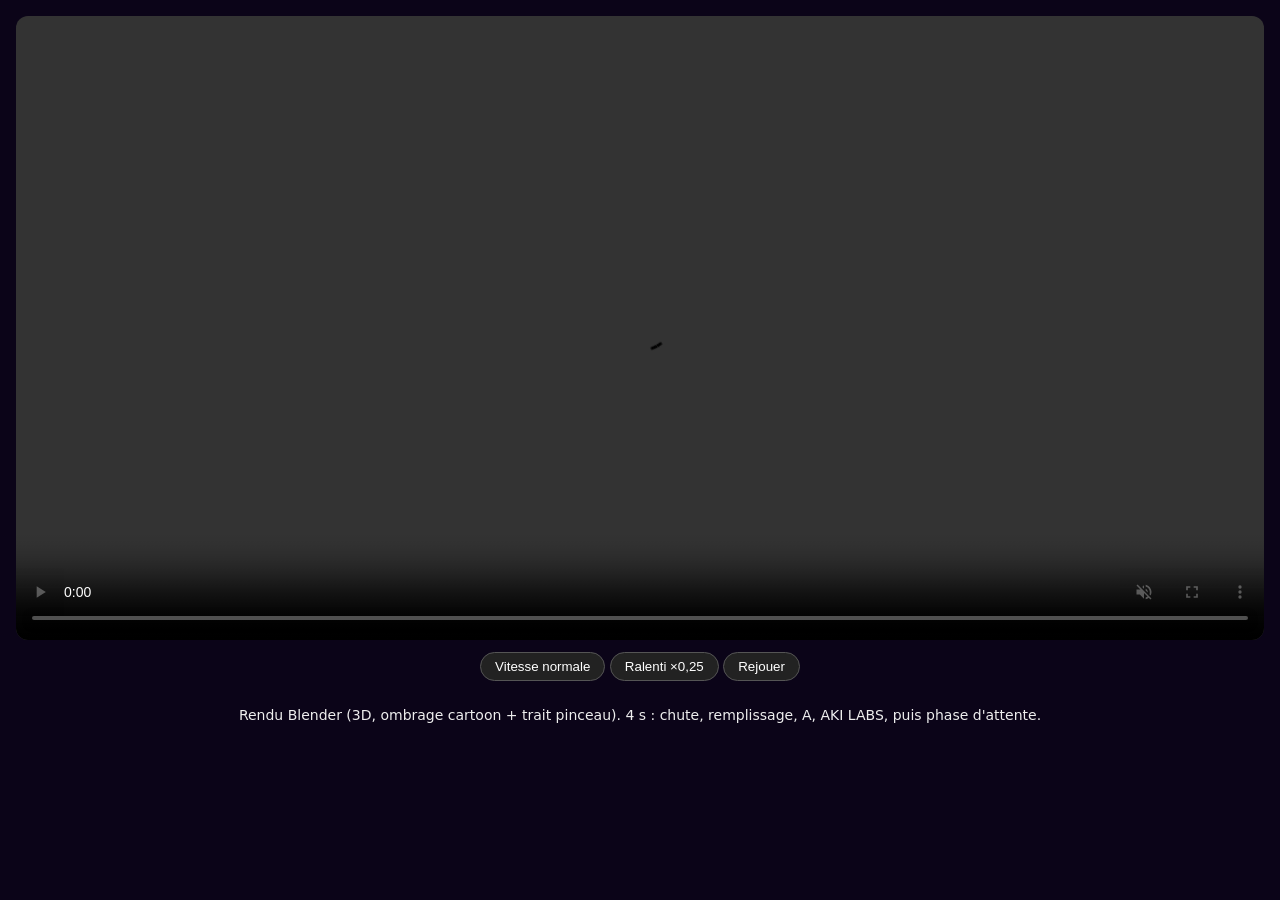
<file: blender/index.html>
<!doctype html><html lang="fr"><meta charset="utf-8"><meta name="viewport" content="width=device-width,initial-scale=1"><title>Aki Labs intro 3D</title>
<style>body{margin:0;background:#0b0418;color:#eee;font:14px system-ui;display:flex;flex-direction:column;align-items:center;gap:12px;padding:16px}video{max-height:80vh;width:100%;max-width:100%;border-radius:12px}button{background:#222;color:#fff;border:1px solid #555;border-radius:99px;padding:6px 14px;cursor:pointer}</style>
<video id="v" src="aki-intro-v2.mp4" autoplay muted loop playsinline controls></video>
<div><button onclick="v.playbackRate=1">Vitesse normale</button> <button onclick="v.playbackRate=.25">Ralenti ×0,25</button> <button onclick="v.currentTime=0;v.play()">Rejouer</button></div>
<p>Rendu Blender (3D, ombrage cartoon + trait pinceau). 4 s : chute, remplissage, A, AKI LABS, puis phase d'attente.</p>
<script>const v=document.getElementById('v')</script></html>
</file>
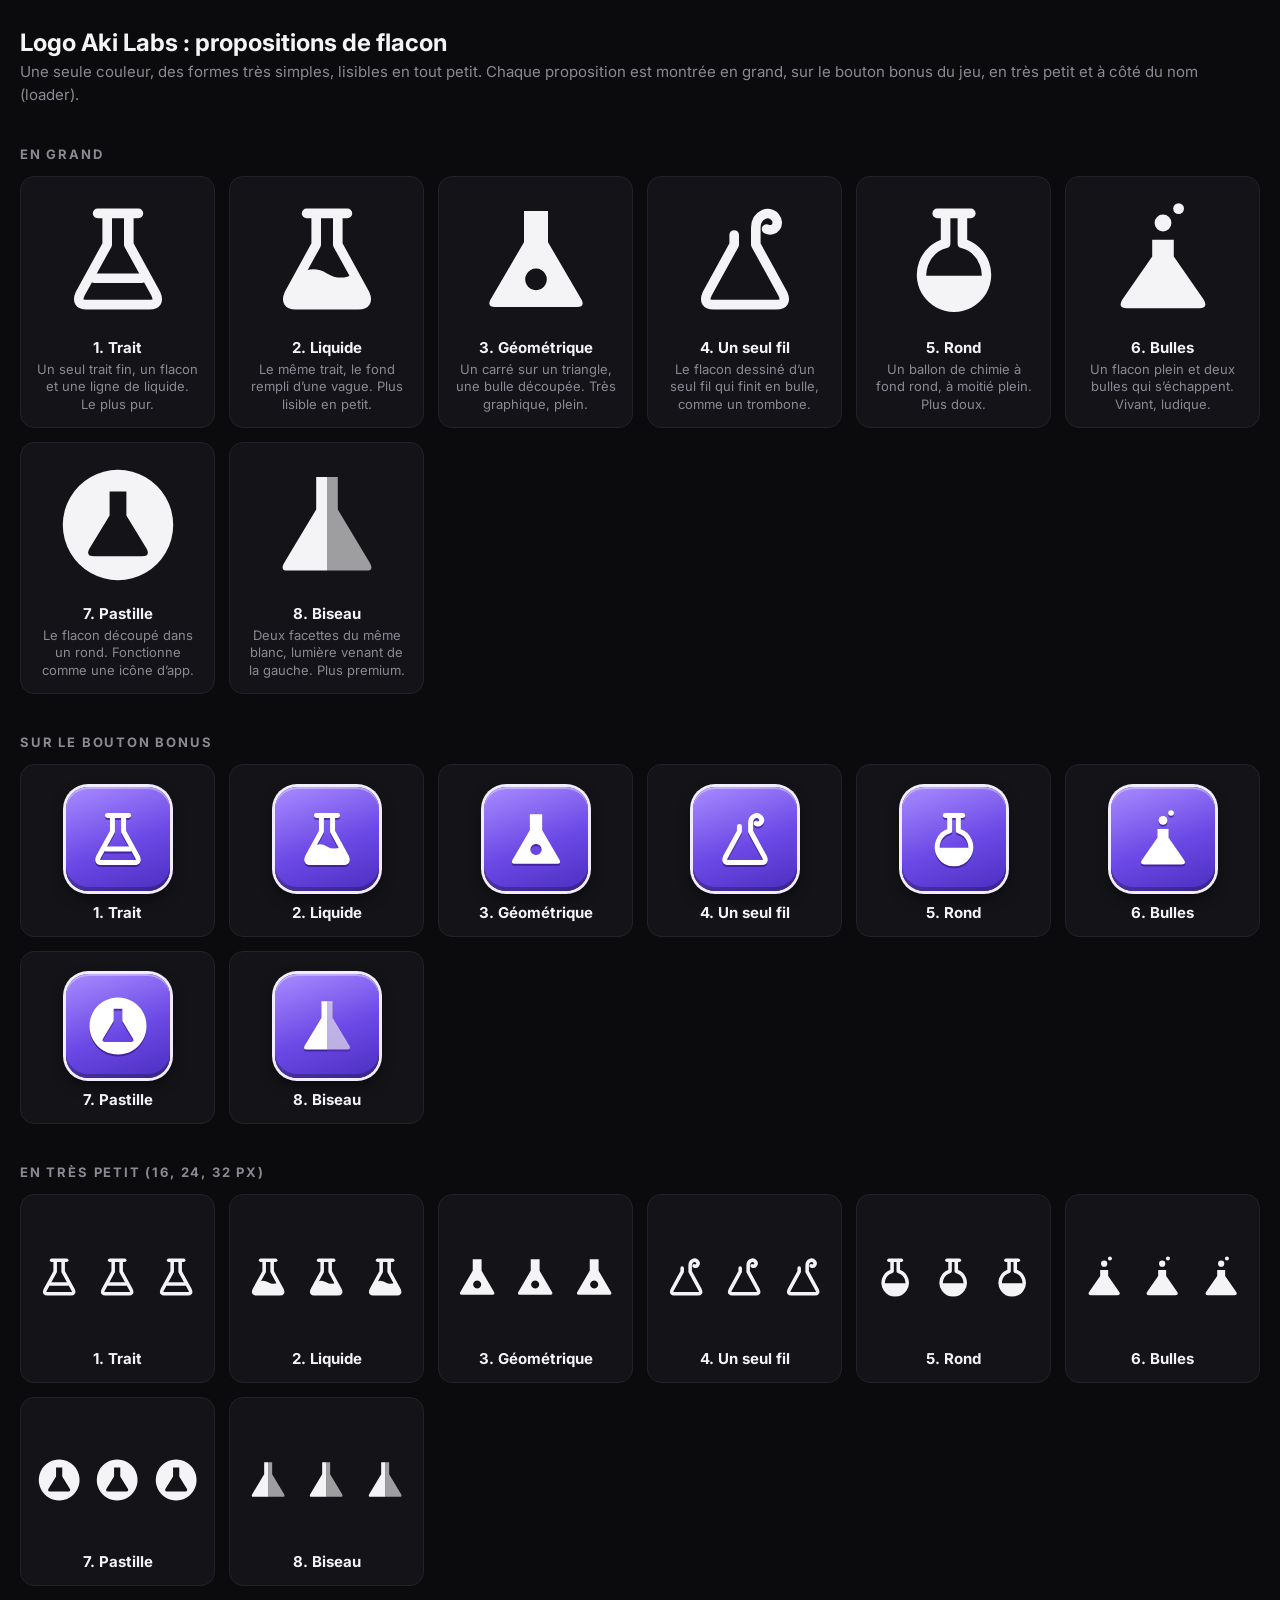
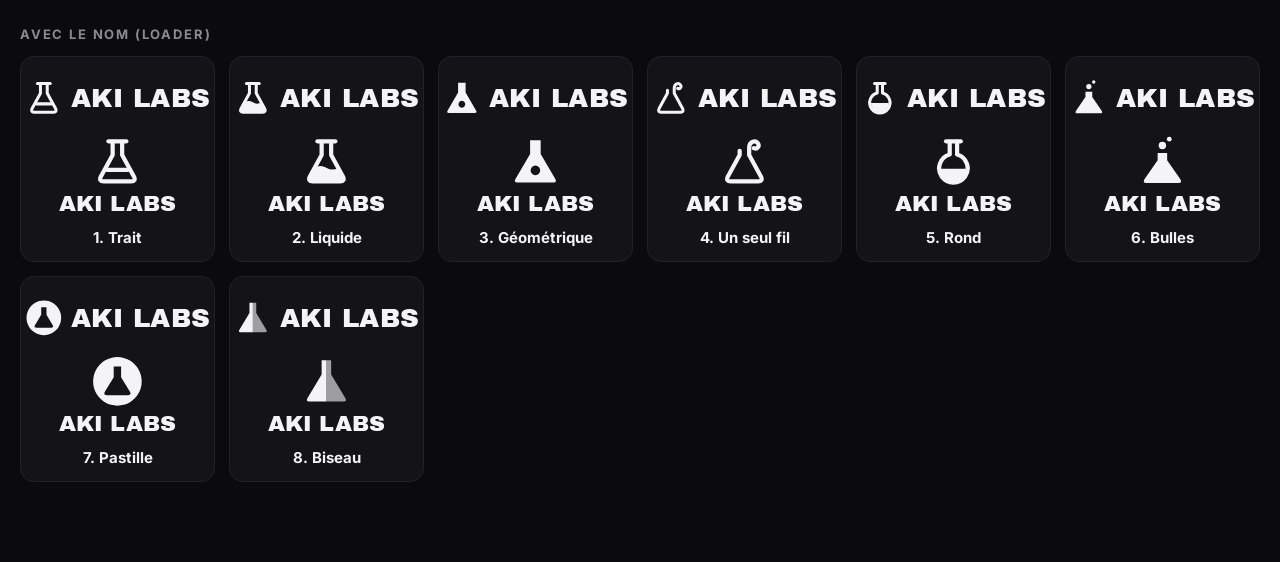
<file: logo-mark/index.html>
<!doctype html>
<!-- Aki Labs logo mark proposals (owner 2026-11-09: an ultra simple flask, like Paperclip's mark; then used on the
     bonus button and in the loader). Every mark is a 100 x 100 SVG, one colour (currentColor), shown big, on the
     game's bonus button, tiny (legibility) and next to the wordmark (loader lockup).
     http://127.0.0.1:3661/aki-labs-brand/logo-mark/ -->
<html lang="fr">
<head>
<meta charset="utf-8">
<meta name="viewport" content="width=device-width, initial-scale=1">
<title>Logo Aki Labs : propositions</title>
<link href="https://fonts.googleapis.com/css2?family=Archivo+Black&family=Inter:wght@500;700&display=swap" rel="stylesheet">
<style>
  :root { color-scheme: dark; --bg: #0b0b0e; --ink: #f4f4f6; --dim: #8a8a93; }
  body { margin: 0; background: var(--bg); color: var(--ink); font: 15px/1.5 Inter, system-ui, sans-serif; }
  main { max-width: 1280px; margin: 0 auto; padding: 28px 20px 80px; }
  h1 { font: 700 24px Inter; margin: 0 0 4px; }
  h2 { font: 700 13px Inter; letter-spacing: .14em; text-transform: uppercase; color: var(--dim); margin: 40px 0 14px; }
  p { color: var(--dim); margin: 0; }
  .grid { display: grid; grid-template-columns: repeat(auto-fill, minmax(190px, 1fr)); gap: 14px; }
  .card { background: #131318; border: 1px solid #22222a; border-radius: 14px; padding: 22px 16px 14px; text-align: center; }
  .card svg { width: 120px; height: 120px; color: var(--ink); }
  .card b { display: block; margin-top: 12px; font: 700 15px Inter; }
  .card span { display: block; color: var(--dim); font-size: 13px; line-height: 1.35; margin-top: 4px; min-height: 3.6em; }
  .btn { width: 104px; height: 104px; border-radius: 22px; margin: 0 auto; display: grid; place-items: center; background: linear-gradient(160deg, #a98bff, #6c49e6 55%, #4b2fc0); box-shadow: inset 0 2px 0 rgba(255,255,255,.35), inset 0 -4px 0 rgba(0,0,0,.25), 0 0 0 3px #f1ecff, 0 6px 14px rgba(0,0,0,.5); }
  .btn svg { width: 62px; height: 62px; color: #fff; filter: drop-shadow(0 2px 0 rgba(40,10,110,.55)); }
  .tiny { display: flex; gap: 14px; align-items: center; justify-content: center; }
  .tiny svg { color: var(--ink); }
  .lock { display: flex; align-items: center; justify-content: center; gap: .32em; font: 400 34px 'Archivo Black'; white-space: nowrap; }
  .lock svg { width: 1.05em; height: 1.05em; color: var(--ink); }
  .lock.stack { flex-direction: column; gap: .2em; font-size: 26px; }
  .card .lock span { display: inline; color: var(--ink); font: inherit; min-height: 0; margin: 0; letter-spacing: .01em; }
  .card .lock { font-size: 26px; }
  .card .lock > svg { width: 1.45em !important; height: 1.45em !important; }
  .card .lock.stack > svg { width: 2.4em !important; height: 2.4em !important; }
  .card .lock.stack { font-size: 22px; }
  .lock.stack svg { width: 2em; height: 2em; }
</style>
</head>
<body>
<main>
<h1>Logo Aki Labs : propositions de flacon</h1>
<p>Une seule couleur, des formes très simples, lisibles en tout petit. Chaque proposition est montrée en grand, sur le bouton bonus du jeu, en très petit et à côté du nom (loader).</p>

<h2>En grand</h2><div class="grid" id="big"></div>
<h2>Sur le bouton bonus</h2><div class="grid" id="btn"></div>
<h2>En très petit (16, 24, 32 px)</h2><div class="grid" id="tiny"></div>
<h2>Avec le nom (loader)</h2><div class="grid" id="lock"></div>
</main>

<svg width="0" height="0" style="position:absolute">
  <!-- 1. Trait: one monoline Erlenmeyer, rim, liquid line -->
  <symbol id="m1" viewBox="0 0 100 100"><g fill="none" stroke="currentColor" stroke-width="8" stroke-linecap="round" stroke-linejoin="round"><path d="M33 12 H67"/><path d="M41 13 V38 L18.5 79 Q14.5 88 24 88 H76 Q85.5 88 81.5 79 L59 38 V13"/><path d="M30 66 H70"/></g></symbol>
  <!-- 2. Liquide: monoline flask, the bottom filled with a wave -->
  <symbol id="m2" viewBox="0 0 100 100"><g fill="none" stroke="currentColor" stroke-width="8" stroke-linecap="round" stroke-linejoin="round"><path d="M33 12 H67"/><path d="M41 13 V38 L18.5 79 Q14.5 88 24 88 H76 Q85.5 88 81.5 79 L59 38 V13"/></g><path d="M27.5 62 Q38.5 55 50 62 T72.5 62 L82 80 Q85 85 77 85 H23 Q15 85 18 80 Z" fill="currentColor"/></symbol>
  <!-- 3. Géométrique: a square neck on a triangle, one round bubble cut out -->
  <symbol id="m3" viewBox="0 0 100 100"><path fill="currentColor" fill-rule="evenodd" d="M40 10 H60 V36 L88 84 Q91 90 84 90 H16 Q9 90 12 84 L40 36 Z M50 58 a9 9 0 1 0 0.01 0 Z"/></symbol>
  <!-- 4. Un seul fil: the flask in one continuous line that ends in a rising bubble (like a paperclip wire) -->
  <symbol id="m4" viewBox="0 0 100 100"><path fill="none" stroke="currentColor" stroke-width="8" stroke-linecap="round" stroke-linejoin="round" d="M41 30 V38 L18.5 79 Q14.5 88 24 88 H76 Q85.5 88 81.5 79 L59 38 V24 C59 13 70 9 75 15 C80 21 74 28 68 25"/></symbol>
  <!-- 5. Rond: a round-bottom flask, half full -->
  <symbol id="m5" viewBox="0 0 100 100"><g fill="none" stroke="currentColor" stroke-width="8" stroke-linecap="round" stroke-linejoin="round"><path d="M36 12 H64"/><path d="M43 13 V37 A27 27 0 1 0 57 37 V13"/></g><path d="M26 64 H74 A24 24 0 0 1 26 64 Z" fill="currentColor"/></symbol>
  <!-- 6. Bulles: a solid flask and two bubbles rising out of it -->
  <symbol id="m6" viewBox="0 0 100 100"><path fill="currentColor" d="M41 34 H59 V48 L84 84 Q88 91 80 91 H20 Q12 91 16 84 L41 48 Z"/><circle cx="50" cy="20" r="7" fill="currentColor"/><circle cx="63" cy="8" r="4.5" fill="currentColor"/></symbol>
  <!-- 7. Pastille: the flask cut out of a round badge -->
  <symbol id="m7" viewBox="0 0 100 100"><path fill="currentColor" fill-rule="evenodd" d="M50 4 a46 46 0 1 0 0.01 0 Z M43 22 H57 V42 L74 70 Q77 76 70 76 H30 Q23 76 26 70 L43 42 Z"/></symbol>
  <!-- 8. Biseau: a faceted flask, two flat tones of the same colour (light from the left) -->
  <symbol id="m8" viewBox="0 0 100 100"><path fill="currentColor" d="M41 10 H50 V88 H17 Q11 88 14 82 L41 37 Z"/><path fill="currentColor" opacity=".62" d="M50 10 H59 V37 L86 82 Q89 88 83 88 H50 Z"/></symbol>
</svg>

<script>
const MARKS = [
  ['m1', 'Trait', 'Un seul trait fin, un flacon et une ligne de liquide. Le plus pur.'],
  ['m2', 'Liquide', 'Le même trait, le fond rempli d’une vague. Plus lisible en petit.'],
  ['m3', 'Géométrique', 'Un carré sur un triangle, une bulle découpée. Très graphique, plein.'],
  ['m4', 'Un seul fil', 'Le flacon dessiné d’un seul fil qui finit en bulle, comme un trombone.'],
  ['m5', 'Rond', 'Un ballon de chimie à fond rond, à moitié plein. Plus doux.'],
  ['m6', 'Bulles', 'Un flacon plein et deux bulles qui s’échappent. Vivant, ludique.'],
  ['m7', 'Pastille', 'Le flacon découpé dans un rond. Fonctionne comme une icône d’app.'],
  ['m8', 'Biseau', 'Deux facettes du même blanc, lumière venant de la gauche. Plus premium.'],
];
const use = (id, size) => `<svg viewBox="0 0 100 100" ${size ? `width="${size}" height="${size}"` : ''}><use href="#${id}"/></svg>`;
const add = (sel, html) => document.getElementById(sel).insertAdjacentHTML('beforeend', html);
MARKS.forEach(([id, name, note], i) => {
  const lab = `<b>${i + 1}. ${name}</b>`;
  add('big', `<div class="card">${use(id)}${lab}<span>${note}</span></div>`);
  add('btn', `<div class="card"><div class="btn">${use(id)}</div>${lab}</div>`);
  add('tiny', `<div class="card"><div class="tiny">${use(id, 16)}${use(id, 24)}${use(id, 32)}</div>${lab}</div>`);
  add('lock', `<div class="card"><div class="lock">${use(id).replace('<svg ', '<svg style="width:38px;height:38px;flex:none" ')}<span>AKI LABS</span></div><div class="lock stack" style="margin-top:18px">${use(id)}<span>AKI LABS</span></div>${lab}</div>`);
});
</script>
</body>
</html>
</file>
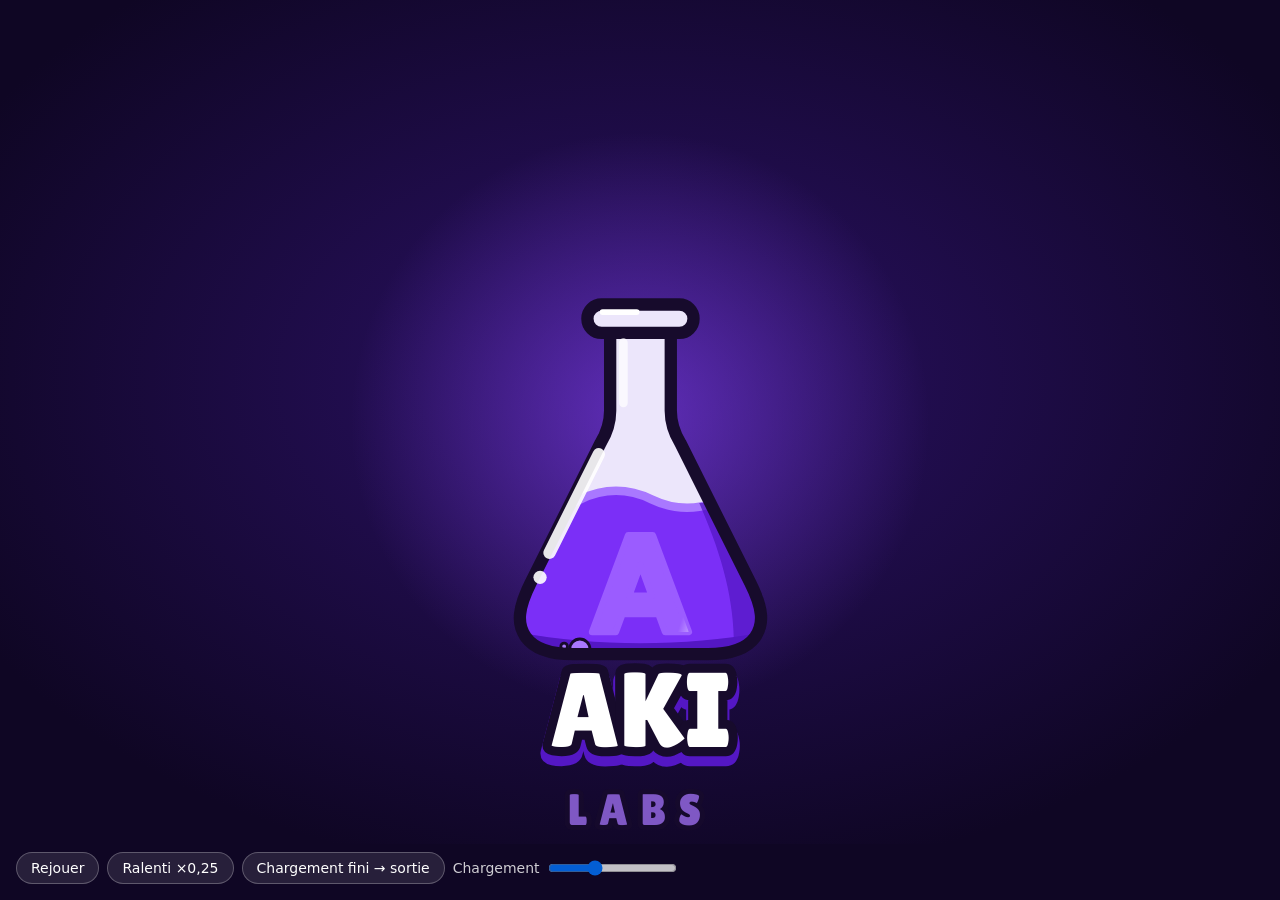
<file: logo-v2/index.html>
<!doctype html>
<html lang="fr">
<head>
<meta charset="utf-8">
<meta name="viewport" content="width=device-width, initial-scale=1">
<title>Aki Labs intro</title>
<link rel="preconnect" href="https://fonts.googleapis.com">
<link href="https://fonts.googleapis.com/css2?family=Lilita+One&display=swap" rel="stylesheet">
<script src="https://cdnjs.cloudflare.com/ajax/libs/gsap/3.12.5/gsap.min.js"></script>
<style>
  :root {
    --ink: #170b2c;
    --bg1: #2b1166;
    --bg2: #0f0624;
    --glass: #ece6fb;
    --glass-sh: #cfc3ee;
    --liq: #7b2ff7;
    --liq-dk: #5417c4;
    --liq-hi: #a978ff;
    --liq-a: #9b5cff;
    --smoke: #d9cff2;
    --smoke-sh: #b3a2dd;
    --eye: #ff5bd1;
  }
  * { box-sizing: border-box; }
  html, body { margin: 0; height: 100%; background: var(--bg2); color: #fff; font: 14px system-ui, sans-serif; overflow: hidden; }
  #stage { position: fixed; inset: 0 0 56px 0; display: grid; place-items: center;
    background: radial-gradient(60% 60% at 50% 45%, var(--bg1), var(--bg2)); }
  #glow { position: absolute; width: 70vmin; height: 70vmin; border-radius: 50%;
    background: radial-gradient(circle, rgba(140,70,255,.55), rgba(140,70,255,0) 65%); opacity: 0; }
  svg#logo { height: min(80vh, 120vw); width: auto; overflow: visible; position: relative; }
  .word { font-family: 'Lilita One', sans-serif; }
  #ui { position: fixed; left: 16px; right: 16px; bottom: 16px; display: flex; gap: 8px; flex-wrap: wrap; align-items: center; z-index: 5; }
  #ui button { background: rgba(255,255,255,.1); color: #fff; border: 1px solid rgba(255,255,255,.25); border-radius: 999px; padding: 7px 14px; cursor: pointer; font: inherit; }
  #ui button.on { background: #fff; color: #111; }
  #ui label { opacity: .8; display: flex; gap: 6px; align-items: center; }
  #flash { position: fixed; inset: 0; background: #f3ecff; opacity: 0; pointer-events: none; z-index: 3; }
  #game { position: fixed; inset: 0; display: grid; place-items: center; opacity: 0; z-index: 2;
    background: linear-gradient(160deg, #3b2a80, #1b5f7a); font: 28px 'Lilita One', sans-serif; letter-spacing: 1px; }
</style>
</head>
<body>
<div id="stage">
  <div id="glow"></div>
  <svg id="logo" viewBox="0 -200 400 760" aria-label="Aki Labs">
    <defs>
      <path id="flaskShape" d="M168 80 L168 168 C168 182 164 192 158 202 L84 350 C71 376 69 393 79 407 C89 421 107 425 129 425 L271 425 C293 425 311 421 321 407 C331 393 329 376 316 350 L242 202 C236 192 232 182 232 168 L232 80 Z"/>
      <clipPath id="inside"><use href="#flaskShape"/></clipPath>
      <path id="aShape" fill-rule="evenodd" d="M187 300 L213 300 L251 402 L226 402 L219 383 L181 383 L174 402 L149 402 Z M200 331 L212 364 L188 364 Z"/>
      <clipPath id="aClip"><use href="#aShape"/></clipPath>
      <linearGradient id="sweepGrad" x1="0" x2="1">
        <stop offset="0" stop-color="#fff" stop-opacity="0"/>
        <stop offset=".5" stop-color="#fff" stop-opacity=".85"/>
        <stop offset="1" stop-color="#fff" stop-opacity="0"/>
      </linearGradient>
    </defs>

    <!-- ===== smoke demon (behind flask neck) ===== -->
    <g id="demon">
      <g id="wisp">
        <path d="M200 70 C186 50 216 34 200 6" fill="none" stroke="var(--ink)" stroke-width="38" stroke-linecap="round"/>
        <path d="M200 70 C186 50 216 34 200 6" fill="none" stroke="var(--smoke)" stroke-width="24" stroke-linecap="round"/>
      </g>
      <g id="head">
        <g id="hornL"><path d="M164 -104 C134 -112 112 -140 116 -184 C128 -158 150 -144 182 -134 Z" fill="var(--smoke-sh)" stroke="var(--ink)" stroke-width="9" stroke-linejoin="round"/></g>
        <g id="hornR"><path d="M236 -104 C266 -112 288 -140 284 -184 C272 -158 250 -144 218 -134 Z" fill="var(--smoke-sh)" stroke="var(--ink)" stroke-width="9" stroke-linejoin="round"/></g>
        <g id="cloud">
          <g fill="var(--ink)">
            <circle class="puff" cx="200" cy="-38" r="66"/><circle class="puff" cx="146" cy="-14" r="44"/>
            <circle class="puff" cx="254" cy="-14" r="44"/><circle class="puff" cx="166" cy="-78" r="44"/>
            <circle class="puff" cx="234" cy="-78" r="44"/><circle class="puff" cx="200" cy="8" r="40"/>
          </g>
          <g fill="var(--smoke)">
            <circle class="puff" cx="200" cy="-38" r="60"/><circle class="puff" cx="146" cy="-14" r="38"/>
            <circle class="puff" cx="254" cy="-14" r="38"/><circle class="puff" cx="166" cy="-78" r="38"/>
            <circle class="puff" cx="234" cy="-78" r="38"/><circle class="puff" cx="200" cy="8" r="34"/>
          </g>
          <path d="M120 -6 C150 26 250 26 280 -6 C270 22 236 44 200 44 C164 44 130 22 120 -6 Z" fill="var(--smoke-sh)" opacity=".8"/>
          <path d="M150 -96 C160 -110 176 -114 188 -110" fill="none" stroke="#fff" stroke-width="7" stroke-linecap="round" opacity=".8"/>
        </g>
        <g id="face" transform="translate(200 -40) scale(1.22) translate(-200 40)">
          <g id="eyeL"><path d="M160 -60 Q180 -76 198 -52 Q178 -44 160 -60 Z" fill="var(--eye)" stroke="var(--ink)" stroke-width="6" stroke-linejoin="round"/><ellipse cx="184" cy="-56" rx="4" ry="8" fill="var(--ink)"/></g>
          <g id="eyeR"><path d="M240 -60 Q220 -76 202 -52 Q222 -44 240 -60 Z" fill="var(--eye)" stroke="var(--ink)" stroke-width="6" stroke-linejoin="round"/><ellipse cx="216" cy="-56" rx="4" ry="8" fill="var(--ink)"/></g>
          <g id="grin">
            <path d="M156 -28 Q200 14 244 -28 Q200 -8 156 -28 Z" fill="var(--ink)" stroke="var(--ink)" stroke-width="6" stroke-linejoin="round"/>
            <path d="M182 -17 L188 -4 L194 -15 Z" fill="#fff"/>
            <path d="M206 -15 L212 -4 L218 -17 Z" fill="#fff"/>
          </g>
        </g>
      </g>
    </g>

    <!-- ===== flask ===== -->
    <g id="flask">
      <use href="#flaskShape" fill="var(--glass)"/>
      <g clip-path="url(#inside)">
        <path d="M244 210 C270 270 300 330 304 430 L360 430 L360 200 Z" fill="var(--glass-sh)"/>
        <g id="liquid">
          <g id="wave"><path d="M-400 262 C-375 250 -350 250 -325 262 S-275 274 -250 262 S-200 250 -175 262 S-125 274 -100 262 S-50 250 -25 262 S25 274 50 262 S100 250 125 262 S175 274 200 262 S250 250 275 262 S325 274 350 262 S400 250 425 262 S475 274 500 262 S550 250 575 262 S625 274 650 262 L650 460 L-400 460 Z" fill="var(--liq)"/>
            <path d="M-400 262 C-375 250 -350 250 -325 262 S-275 274 -250 262 S-200 250 -175 262 S-125 274 -100 262 S-50 250 -25 262 S25 274 50 262 S100 250 125 262 S175 274 200 262 S250 250 275 262 S325 274 350 262 S400 250 425 262 S475 274 500 262 S550 250 575 262 S625 274 650 262" fill="none" stroke="var(--liq-hi)" stroke-width="9"/></g>
          <path d="M262 266 C290 330 302 380 298 440 L380 440 L380 266 Z" fill="var(--liq-dk)" opacity=".75"/>
          <path d="M40 396 C140 420 260 420 360 396 L360 460 L40 460 Z" fill="var(--liq-dk)"/>
          <g id="letterA">
            <use href="#aShape" fill="var(--liq-a)" stroke="var(--liq-a)" stroke-width="7" stroke-linejoin="round"/>
            <g clip-path="url(#aClip)"><rect id="sweep" x="80" y="290" width="60" height="130" fill="url(#sweepGrad)" transform="skewX(-18)"/></g>
          </g>
          <g id="bubbles" fill="var(--liq-hi)" stroke="var(--ink)" stroke-width="3"></g>
        </g>
      </g>
      <use href="#flaskShape" fill="none" stroke="var(--ink)" stroke-width="13" stroke-linejoin="round"/>
      <rect x="144" y="56" width="112" height="30" rx="15" fill="var(--glass)" stroke="var(--ink)" stroke-width="13"/>
      <path d="M160 64 L196 64" stroke="#fff" stroke-width="6" stroke-linecap="round"/>
      <path id="hl1" d="M156 214 L104 318" stroke="#fff" stroke-width="13" stroke-linecap="round" opacity=".9"/>
      <circle cx="94" cy="344" r="7" fill="#fff" opacity=".9"/>
      <path d="M182 96 L182 160" stroke="#fff" stroke-width="9" stroke-linecap="round" opacity=".75"/>
    </g>

    <!-- ===== wordmark ===== -->
    <g id="wordmark" text-anchor="middle">
      <g id="w1">
        <text x="200" y="528" class="word" font-size="104" fill="var(--liq-dk)" stroke="var(--liq-dk)" stroke-width="22" stroke-linejoin="round" transform="translate(0 8)">AKI</text>
        <text x="200" y="528" class="word" font-size="104" fill="#fff" stroke="var(--ink)" stroke-width="18" stroke-linejoin="round" paint-order="stroke">AKI</text>
      </g>
      <g id="w2">
        <text x="200" y="596" class="word" font-size="52" letter-spacing="14" fill="var(--liq-hi)" stroke="var(--ink)" stroke-width="12" stroke-linejoin="round" paint-order="stroke">LABS</text>
      </g>
    </g>
  </svg>
</div>
<div id="flash"></div>
<div id="game">Grumpy Mole · écran de chargement du jeu</div>

<div id="ui">
  <button id="replay">Rejouer</button>
  <button id="slow">Ralenti ×0,25</button>
  <button id="outroBtn">Chargement fini → sortie</button>
  <label>Chargement <input id="prog" type="range" min="0" max="100" value="35"></label>
</div>

<script>
const $ = (s) => document.querySelector(s);
const LEVEL_LOW = 22, LEVEL_FULL = -42;               // liquid y offset: 0 % loaded → 100 % loaded
const LEVEL_EMPTY = 200;                               // before the fill
const levelFor = (p) => LEVEL_LOW + (LEVEL_FULL - LEVEL_LOW) * p;
let progress = 0.35, idleTl, intro, wobble, bubbleTimer;

// bubbles that rise inside the liquid
function bubble(big) {
  const g = $('#bubbles');
  const c = document.createElementNS('http://www.w3.org/2000/svg', 'circle');
  const x = 120 + Math.random() * 160, r = big ? 7 + Math.random() * 4 : 3 + Math.random() * 4;
  c.setAttribute('cx', x); c.setAttribute('cy', 430); c.setAttribute('r', r);
  g.appendChild(c);
  const top = 262 + Number(gsap.getProperty('#liquid','y')) + 8;
  gsap.timeline({ onComplete: () => c.remove() })
    .to(c, { attr: { cy: top }, duration: 1.1 + Math.random() * .6, ease: 'power1.in' })
    .to(c, { attr: { cx: x + (Math.random() * 16 - 8) }, duration: .4, ease: 'sine.inOut', repeat: 3, yoyo: true }, 0)
    .to(c, { scale: 1.8, opacity: 0, transformOrigin: '50% 50%', duration: .12, ease: 'power2.out' });
}

function resetAll() {
  gsap.killTweensOf('*'); if (idleTl) idleTl.kill(); if (intro) intro.kill(); if (wobble) wobble.kill();
  clearInterval(bubbleTimer); $('#bubbles').innerHTML = '';
  gsap.set(['#flash', '#game'], { opacity: 0 });
  gsap.set('#glow', { opacity: 0, scale: .6 });
  gsap.set('#flask', { y: -520, scaleX: 1, scaleY: 1, rotation: 0, transformOrigin: '50% 100%' });
  gsap.set('#liquid', { y: LEVEL_EMPTY + 40 });
  gsap.set('#letterA', { opacity: 0 });
  gsap.set('#sweep', { x: -120 });
  gsap.set(['#w1', '#w2'], { opacity: 0, y: 40, scale: .6, transformOrigin: '50% 50%' });
  gsap.set('#wisp', { scaleY: 0, transformOrigin: '50% 100%' });
  gsap.set('.puff', { scale: 0, transformOrigin: '50% 50%' });
  gsap.set('#cloud > path', { opacity: 0 });
  gsap.set(['#hornL', '#hornR'], { scale: 0, transformOrigin: '50% 100%' });
  gsap.set(['#eyeL', '#eyeR'], { scaleY: 0, transformOrigin: '50% 50%' });
  gsap.set('#grin', { scaleX: 0, transformOrigin: '50% 50%' });
  gsap.set('#head', { y: 0, x: 0, rotation: 0, transformOrigin: '50% 100%' });
}

function playIntro() {
  resetAll();
  wobble = gsap.to('#wave', { x: -100, duration: .7, ease: 'none', repeat: -1 });
  intro = gsap.timeline({ onComplete: startIdle });
  intro
    .to('#glow', { opacity: 1, scale: 1, duration: .5, ease: 'power2.out' }, 0)
    // drop + squash & stretch
    .to('#flask', { y: 0, duration: .3, ease: 'power3.in' }, 0)
    .to('#flask', { scaleY: .8, scaleX: 1.16, duration: .07, ease: 'power2.out' }, .3)
    .to('#flask', { scaleY: 1.07, scaleX: .95, duration: .1, ease: 'power2.out' }, .37)
    .to('#flask', { scaleY: 1, scaleX: 1, duration: .3, ease: 'elastic.out(1, .45)' }, .47)
    // fill with slosh
    .to('#liquid', { y: levelFor(progress), duration: .65, ease: 'power2.inOut' }, .34)
    .call(() => { for (let i = 0; i < 5; i++) setTimeout(() => bubble(i % 2), i * 90); }, null, .45)
    // the A lights up with a sweep
    .to('#letterA', { opacity: 1, duration: .25, ease: 'power1.out' }, .8)
    .to('#sweep', { x: 260, duration: .45, ease: 'power2.inOut' }, .85)
    // wordmark, staggered with overshoot
    .to('#w1', { opacity: 1, y: 0, scale: 1, duration: .45, ease: 'back.out(2.6)' }, .95)
    .to('#w2', { opacity: 1, y: 0, scale: 1, duration: .4, ease: 'back.out(2.2)' }, 1.07)
    // smoke rises and becomes the demon
    .to('#wisp', { scaleY: 1, duration: .18, ease: 'power2.out' }, 1.18)
    .to('.puff', { scale: 1, duration: .32, ease: 'back.out(2.4)', stagger: { each: .03, from: 'end' } }, 1.26)
    .to('#cloud > path', { opacity: 1, duration: .2 }, 1.4)
    .to(['#hornL', '#hornR'], { scale: 1, duration: .25, ease: 'back.out(3)', stagger: .05 }, 1.44)
    .to(['#eyeL', '#eyeR'], { scaleY: 1, duration: .14, ease: 'power2.out' }, 1.5)
    .to('#grin', { scaleX: 1, duration: .2, ease: 'back.out(2.5)' }, 1.56)
    // wink + little cackle bob
    .to('#eyeR', { scaleY: .1, duration: .07, yoyo: true, repeat: 1 }, 1.74)
    .to('#head', { y: -6, duration: .08, yoyo: true, repeat: 3, ease: 'sine.inOut' }, 1.74);
}

function startIdle() {
  idleTl = gsap.timeline({ repeat: -1 });
  idleTl
    .to('#head', { y: -8, rotation: 2, duration: 1, ease: 'sine.inOut' }, 0)
    .to('#head', { y: 0, rotation: -1, duration: 1, ease: 'sine.inOut' }, 1)
    .to(['#eyeL', '#eyeR'], { scaleY: .1, duration: .06, yoyo: true, repeat: 1 }, 1.4)
    .to('#sweep', { x: -120, duration: 0 }, 0)
    .to('#sweep', { x: 260, duration: .6, ease: 'power2.inOut' }, 1.2)
    .to('#flask', { scaleY: 1.015, scaleX: .99, duration: 1, ease: 'sine.inOut', yoyo: true, repeat: 1 }, 0);
  bubbleTimer = setInterval(() => bubble(Math.random() < .3), 380);
}

function setProgress(p) {
  progress = p;
  gsap.to('#liquid', { y: levelFor(p), duration: .4, ease: 'power2.out', overwrite: 'auto' });
}

function outro() {
  if (intro && intro.isActive()) intro.progress(1);
  const tl = gsap.timeline();
  tl.to('#liquid', { y: levelFor(1), duration: .25, ease: 'power2.in' })
    .to('#flask', { scaleY: .9, scaleX: 1.08, duration: .08 }, .2)
    .to('#flask', { scaleY: 1.1, scaleX: .94, duration: .1 }, .28)
    .to('#head', { scale: 3.2, y: -60, opacity: 0, duration: .45, ease: 'power2.in', transformOrigin: '50% 50%' }, .28)
    .to('#flash', { opacity: 1, duration: .14, ease: 'power2.in' }, .5)
    .set('#game', { opacity: 1 }, .64)
    .to('#flash', { opacity: 0, duration: .35, ease: 'power2.out' }, .64);
}

$('#replay').onclick = () => { $('#prog').value = 35; progress = .35; gsap.globalTimeline.timeScale($('#slow').classList.contains('on') ? .25 : 1); playIntro(); };
$('#slow').onclick = (e) => { e.target.classList.toggle('on'); gsap.globalTimeline.timeScale(e.target.classList.contains('on') ? .25 : 1); };
$('#outroBtn').onclick = outro;
$('#prog').oninput = (e) => setProgress(e.target.value / 100);
document.fonts.ready.then(playIntro);
</script>
</body>
</html>
</file>
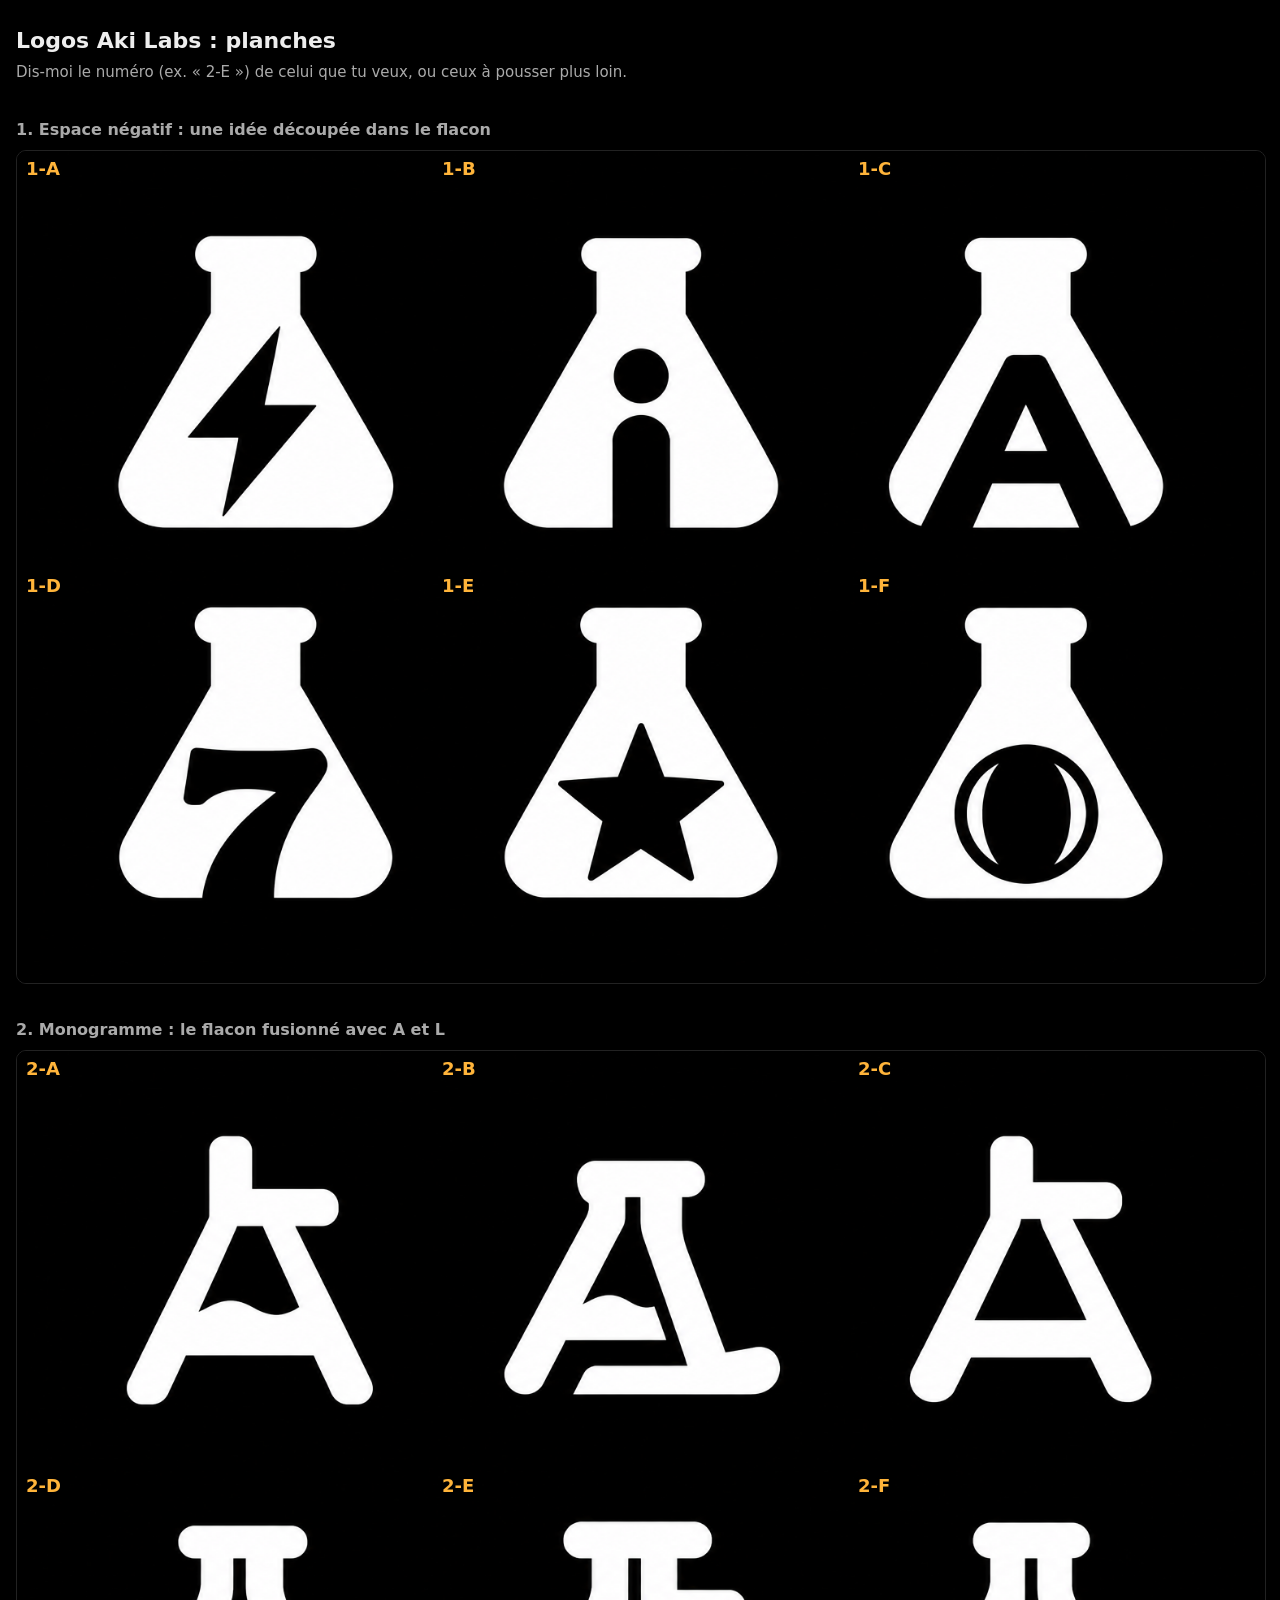
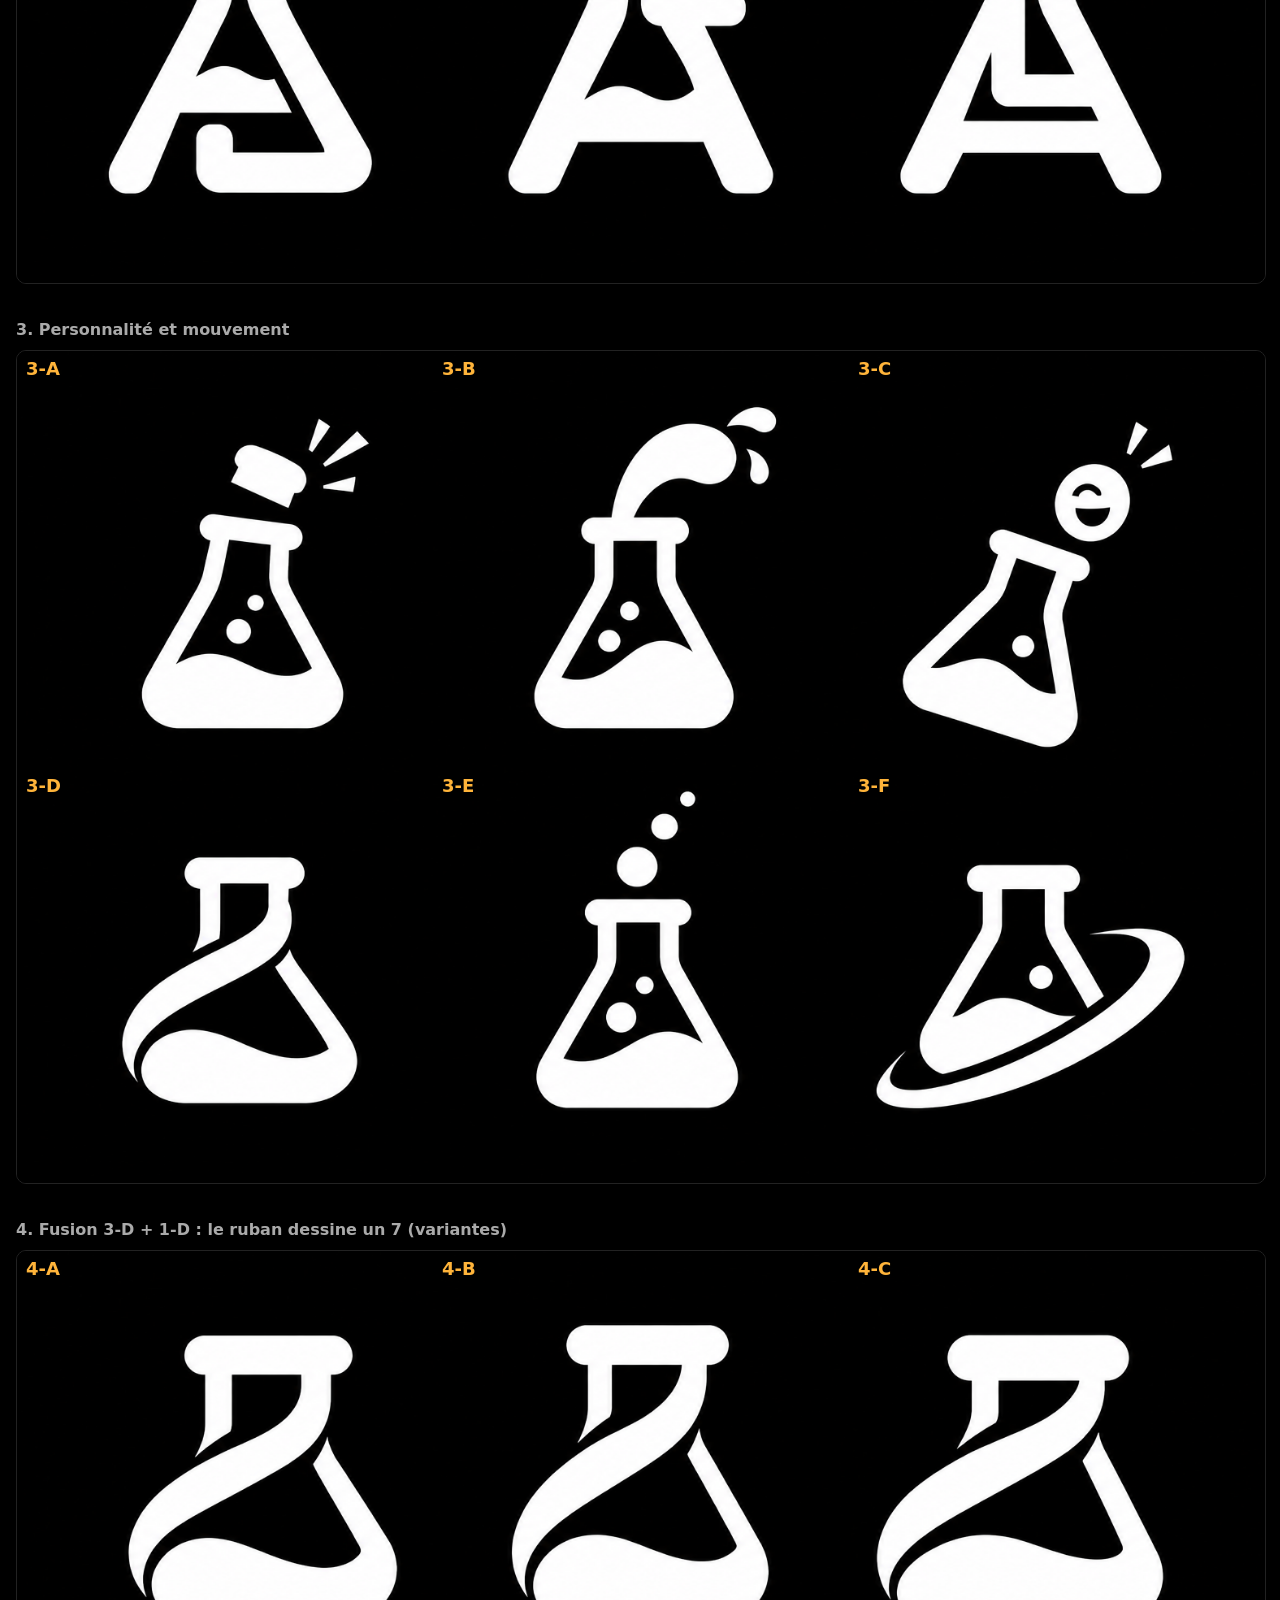
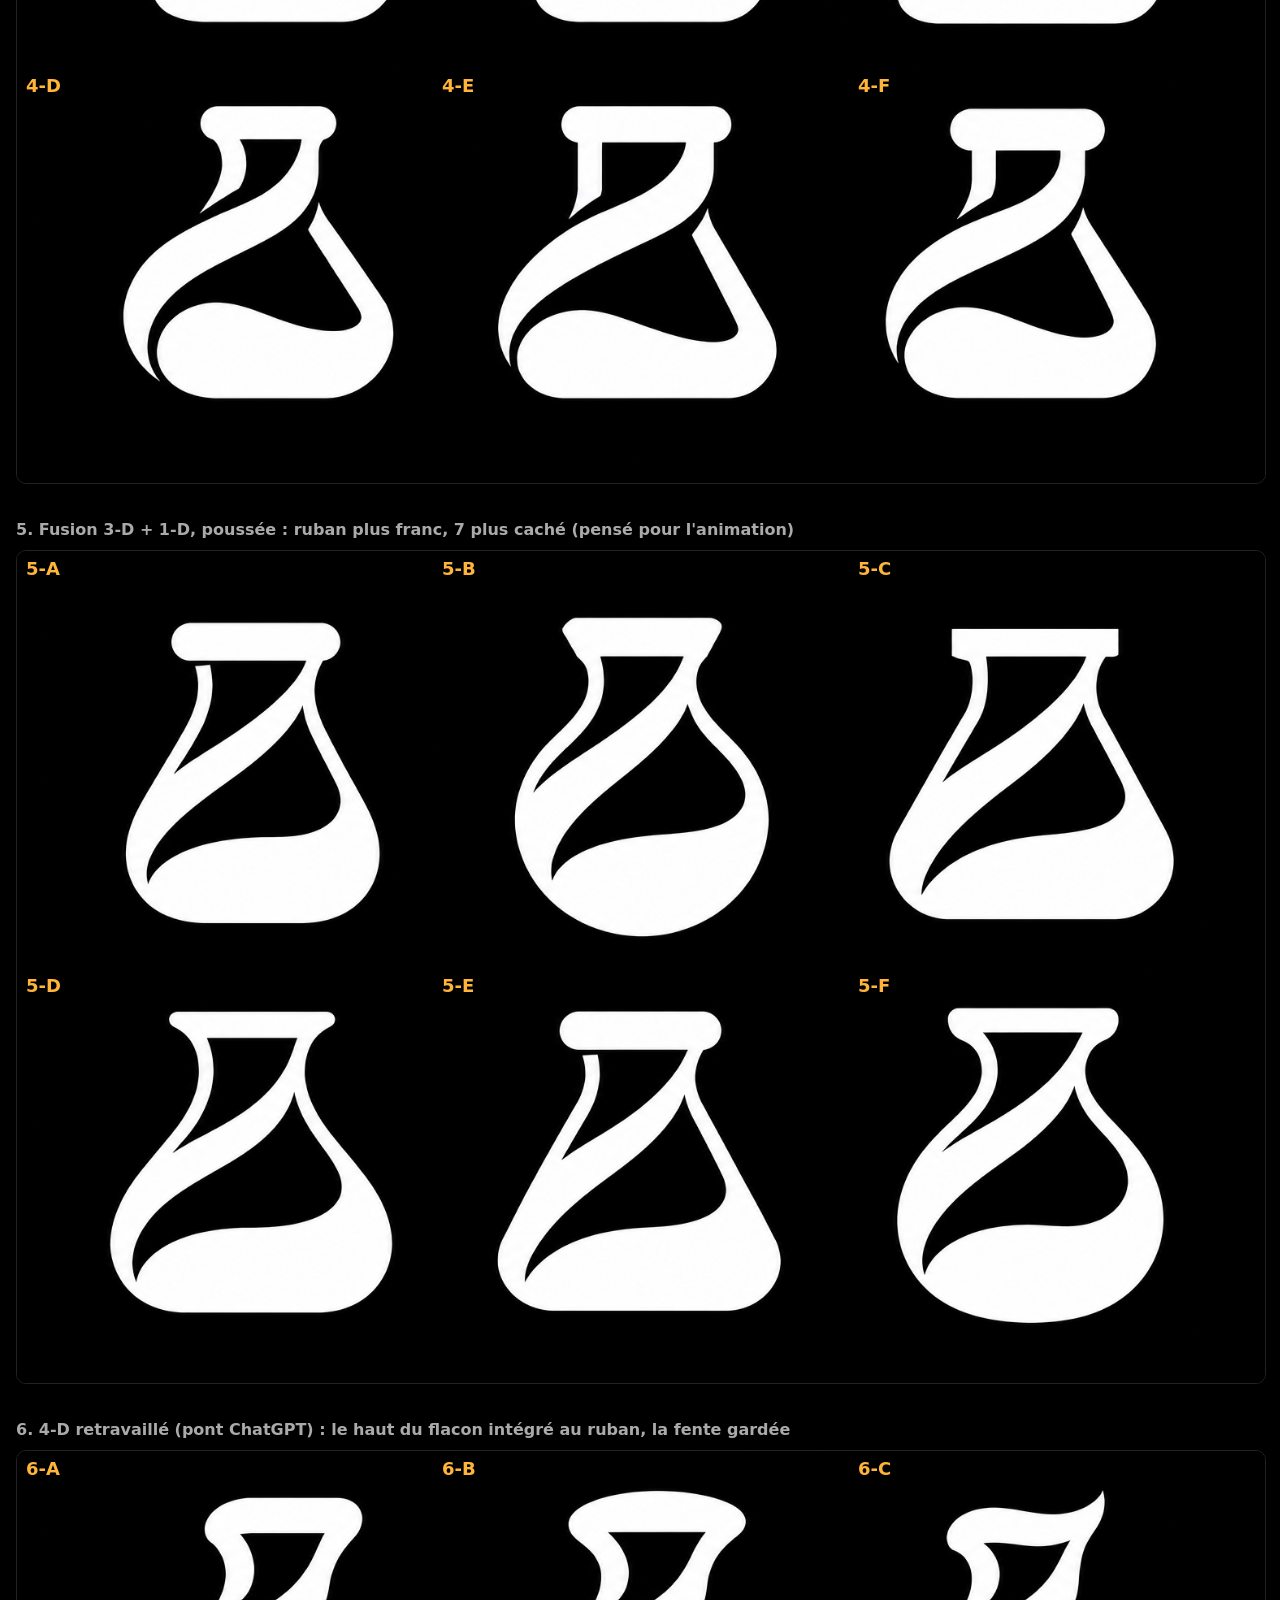
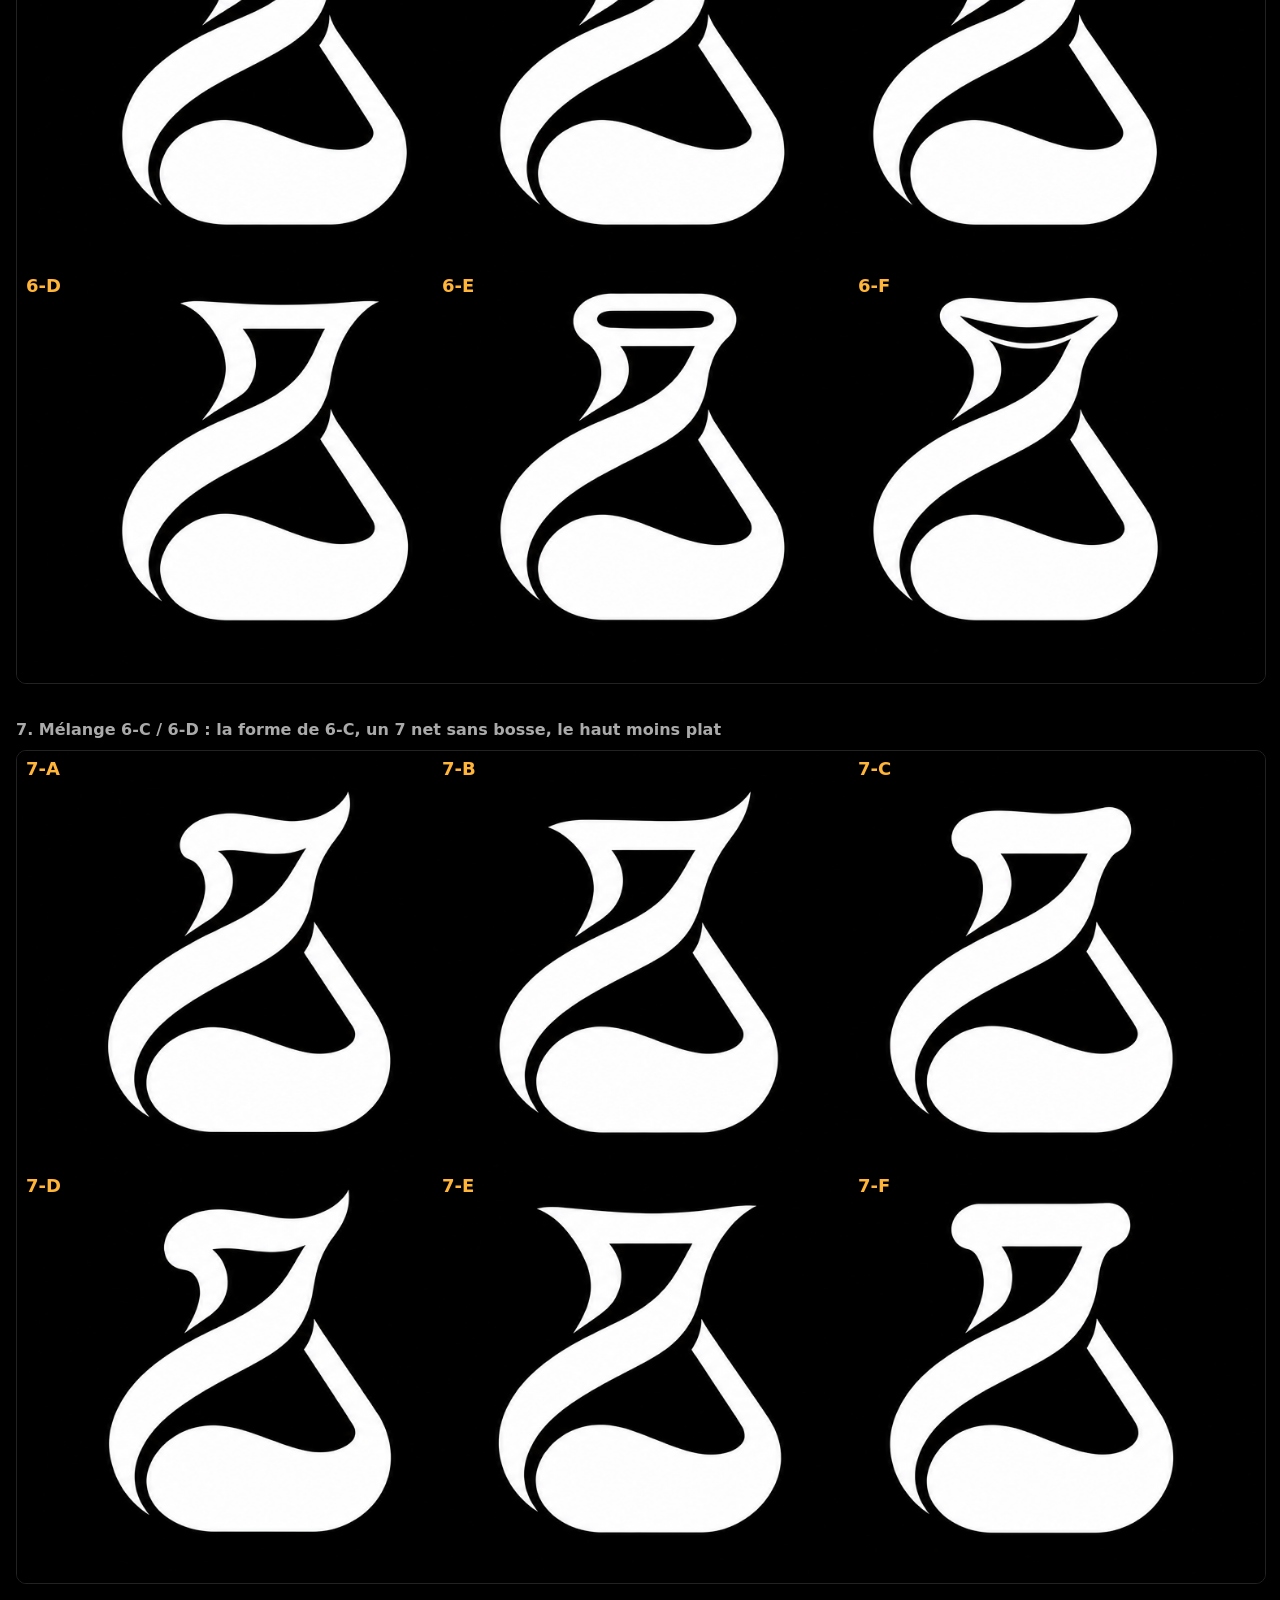
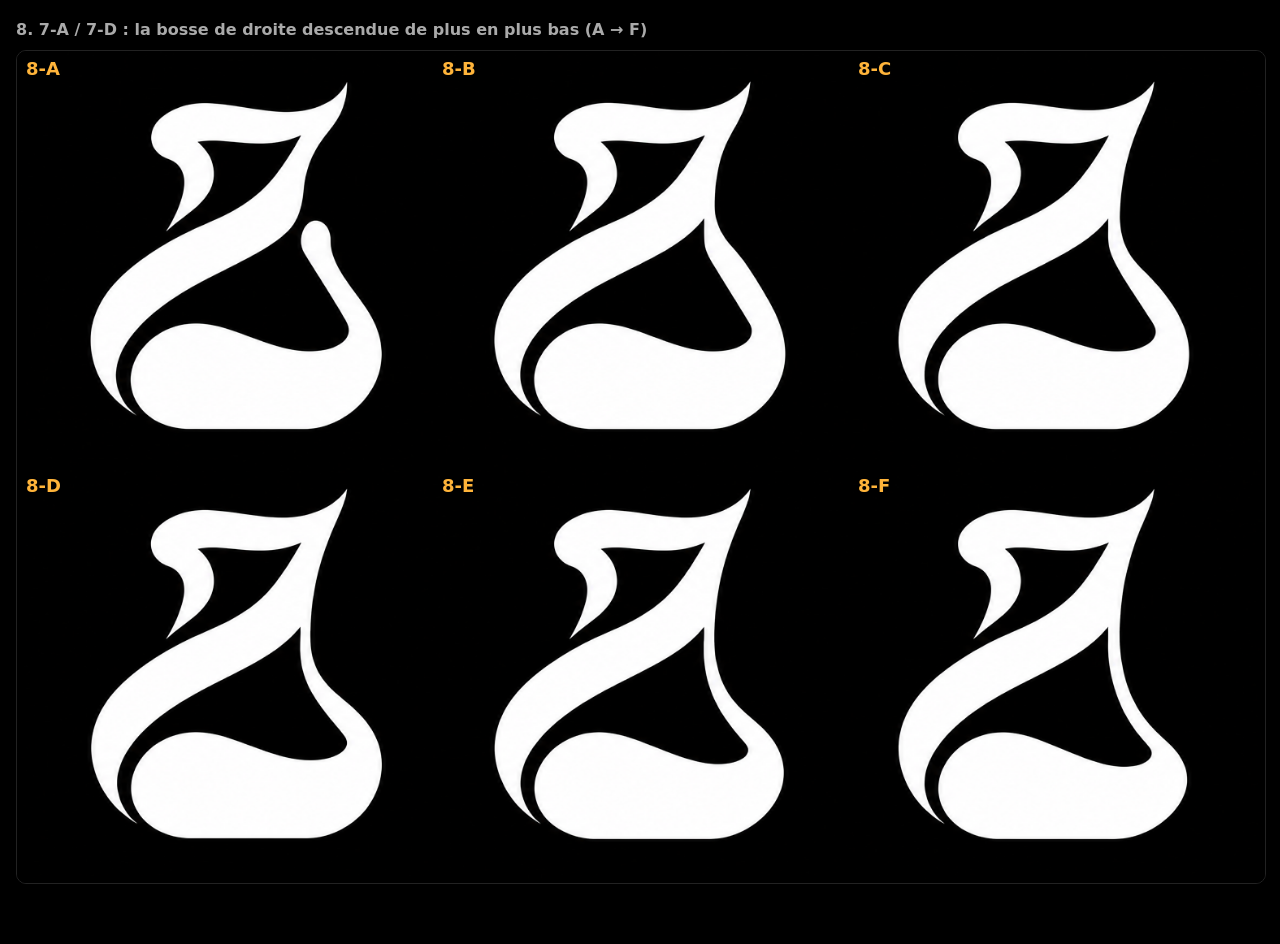
<file: logo-mark/codex/index.html>
<!doctype html>
<!-- Aki Labs logo boards generated with Codex image generation (owner 2026-11-10). Prompts p1-p3.txt, logs log1-3.txt.
     http://127.0.0.1:3661/aki-labs-brand/logo-mark/codex/ -->
<html lang="fr"><head><meta charset="utf-8"><meta name="viewport" content="width=device-width, initial-scale=1"><title>Logos Aki Labs : planches</title>
<style>
  body { margin: 0; background: #000; color: #eee; font: 15px/1.5 system-ui, sans-serif; }
  main { max-width: 1400px; margin: 0 auto; padding: 24px 16px 60px; }
  h1 { font-size: 22px; margin: 0 0 4px; } h2 { font-size: 16px; color: #aaa; margin: 34px 0 8px; font-weight: 600; }
  .board { position: relative; } .board img { width: 100%; display: block; border: 1px solid #222; border-radius: 10px; }
  .board b { position: absolute; font: 700 18px system-ui; color: #ffb43a; transform: translate(10px, 8px); }
</style></head><body><main>
<h1>Logos Aki Labs : planches</h1>
<p style="color:#aaa;margin:0">Dis-moi le numéro (ex. « 2-E ») de celui que tu veux, ou ceux à pousser plus loin.</p>
<h2>1. Espace négatif : une idée découpée dans le flacon</h2><div class="board" data-n="1"><img src="planche-1.png"></div>
<h2>2. Monogramme : le flacon fusionné avec A et L</h2><div class="board" data-n="2"><img src="planche-2.png"></div>
<h2>3. Personnalité et mouvement</h2><div class="board" data-n="3"><img src="planche-3.png"></div>
<h2>4. Fusion 3-D + 1-D : le ruban dessine un 7 (variantes)</h2><div class="board" data-n="4"><img src="planche-4.png"></div>
<h2>5. Fusion 3-D + 1-D, poussée : ruban plus franc, 7 plus caché (pensé pour l'animation)</h2><div class="board" data-n="5"><img src="planche-5.png"></div>
<h2>6. 4-D retravaillé (pont ChatGPT) : le haut du flacon intégré au ruban, la fente gardée</h2><div class="board" data-n="6"><img src="../bridge/planche-6.png"></div>
<h2>7. Mélange 6-C / 6-D : la forme de 6-C, un 7 net sans bosse, le haut moins plat</h2><div class="board" data-n="7"><img src="../bridge/planche-7.png"></div>
<h2>8. 7-A / 7-D : la bosse de droite descendue de plus en plus bas (A → F)</h2><div class="board" data-n="8"><img src="../bridge/planche-8.png"></div>
</main><script>
document.querySelectorAll('.board').forEach((b) => 'ABCDEF'.split('').forEach((l, i) => {
  const t = document.createElement('b'); t.textContent = b.dataset.n + '-' + l;
  t.style.left = (i % 3) * 33.33 + '%'; t.style.top = (i < 3 ? 0 : 50) + '%'; b.appendChild(t);
}));
</script></body></html>
</file>
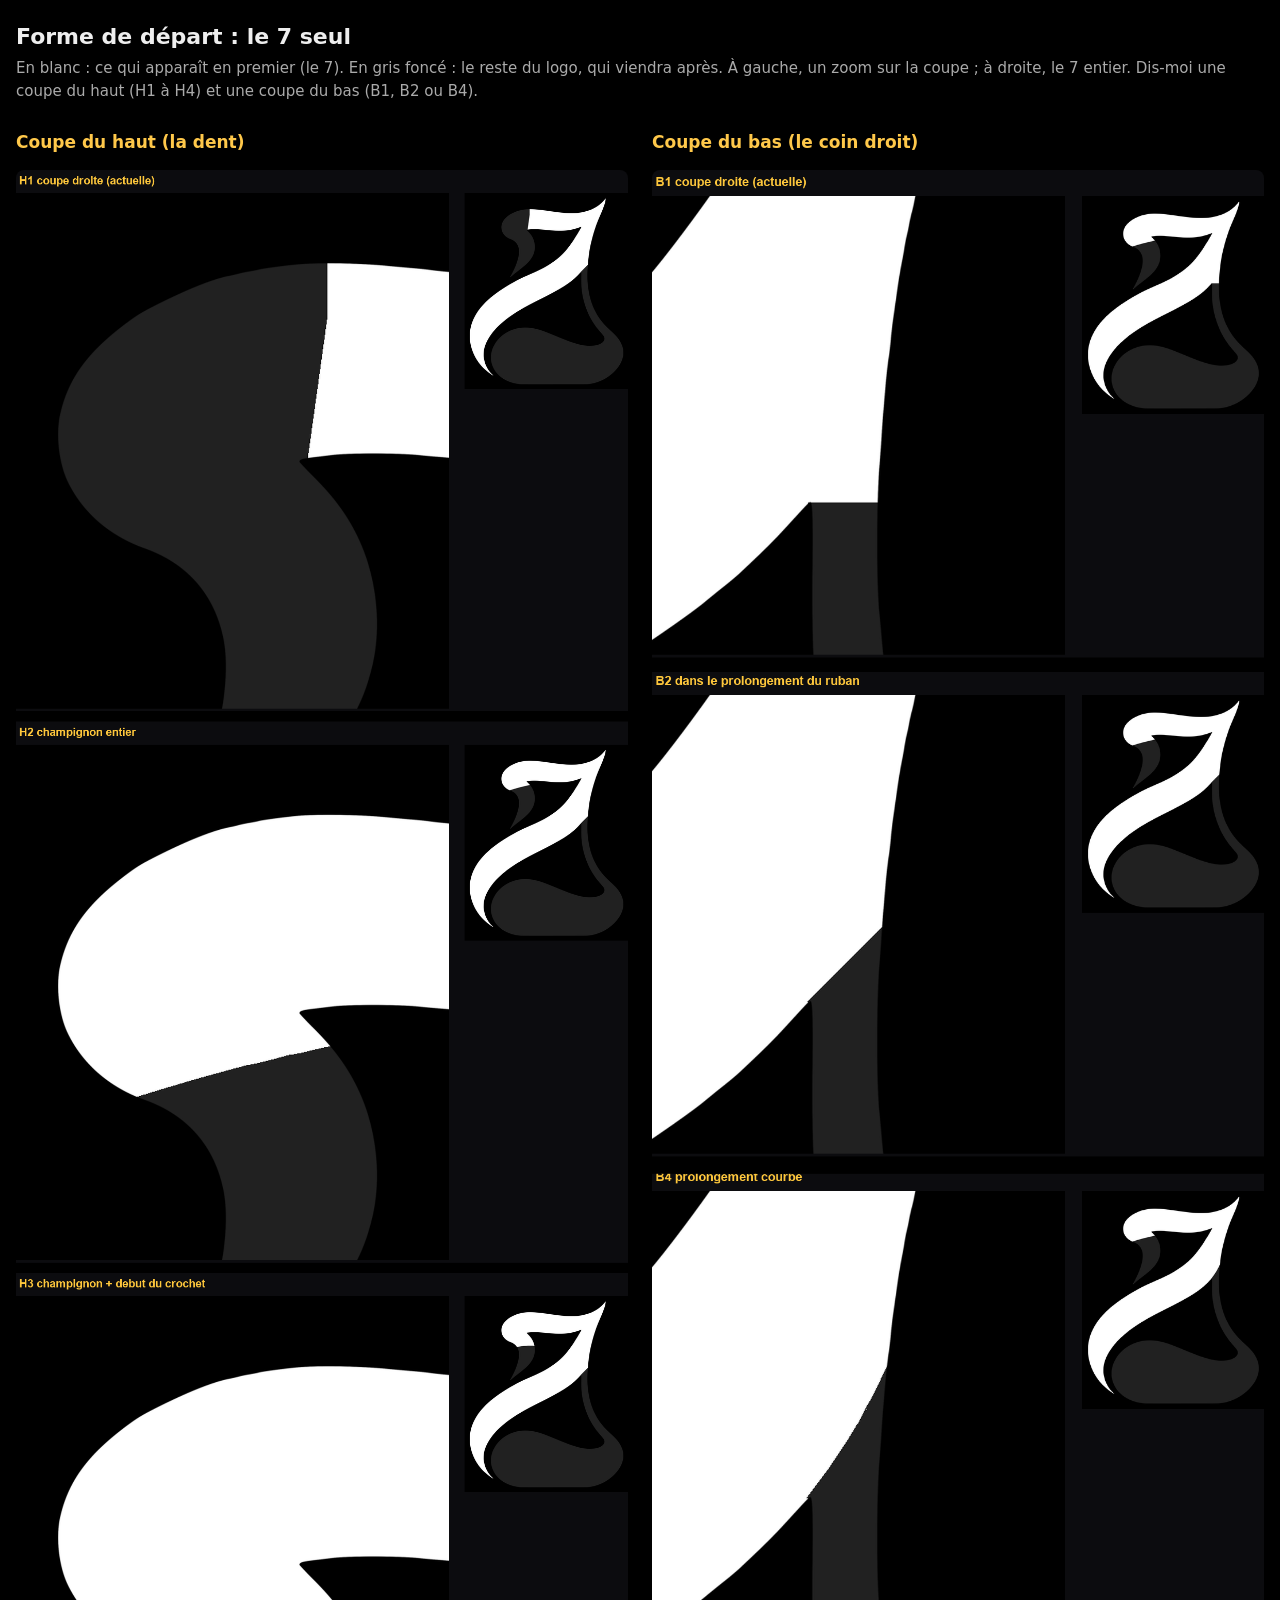
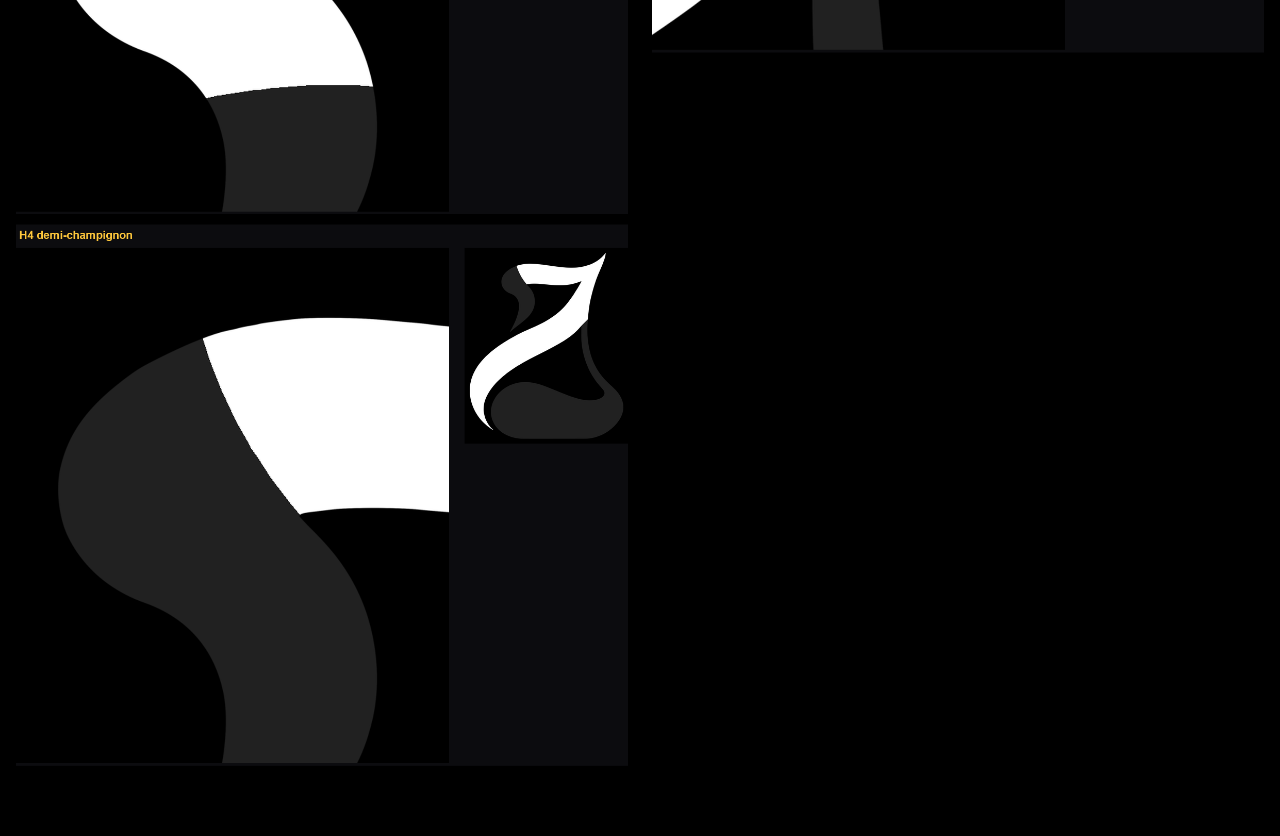
<file: logo-mark/final/cuts/index.html>
<!doctype html>
<!-- Starting shape of the ident (the 7 alone): cut options to choose from (owner 2026-11-10). White = the 7,
     dark grey = the rest of the mark. Left: zoom on the cut, right: the whole 7. -->
<html lang="fr"><head><meta charset="utf-8"><meta name="viewport" content="width=device-width, initial-scale=1"><title>Coupes du 7</title>
<style>body{margin:0;background:#000;color:#eee;font:15px/1.5 system-ui,sans-serif} main{max-width:1300px;margin:0 auto;padding:20px 16px 60px}
h1{font-size:22px;margin:0 0 4px} p{color:#aaa;margin:0 0 14px} .cols{display:grid;grid-template-columns:1fr 1fr;gap:24px} h2{font-size:17px;color:#ffc84a}
img{width:100%;display:block;border-radius:8px}</style></head><body><main>
<h1>Forme de départ : le 7 seul</h1>
<p>En blanc : ce qui apparaît en premier (le 7). En gris foncé : le reste du logo, qui viendra après. À gauche, un zoom sur la coupe ; à droite, le 7 entier. Dis-moi une coupe du haut (H1 à H4) et une coupe du bas (B1, B2 ou B4).</p>
<div class="cols"><div><h2>Coupe du haut (la dent)</h2><img src="haut.png"></div><div><h2>Coupe du bas (le coin droit)</h2><img src="bas.png"></div></div>
</main></body></html>
</file>
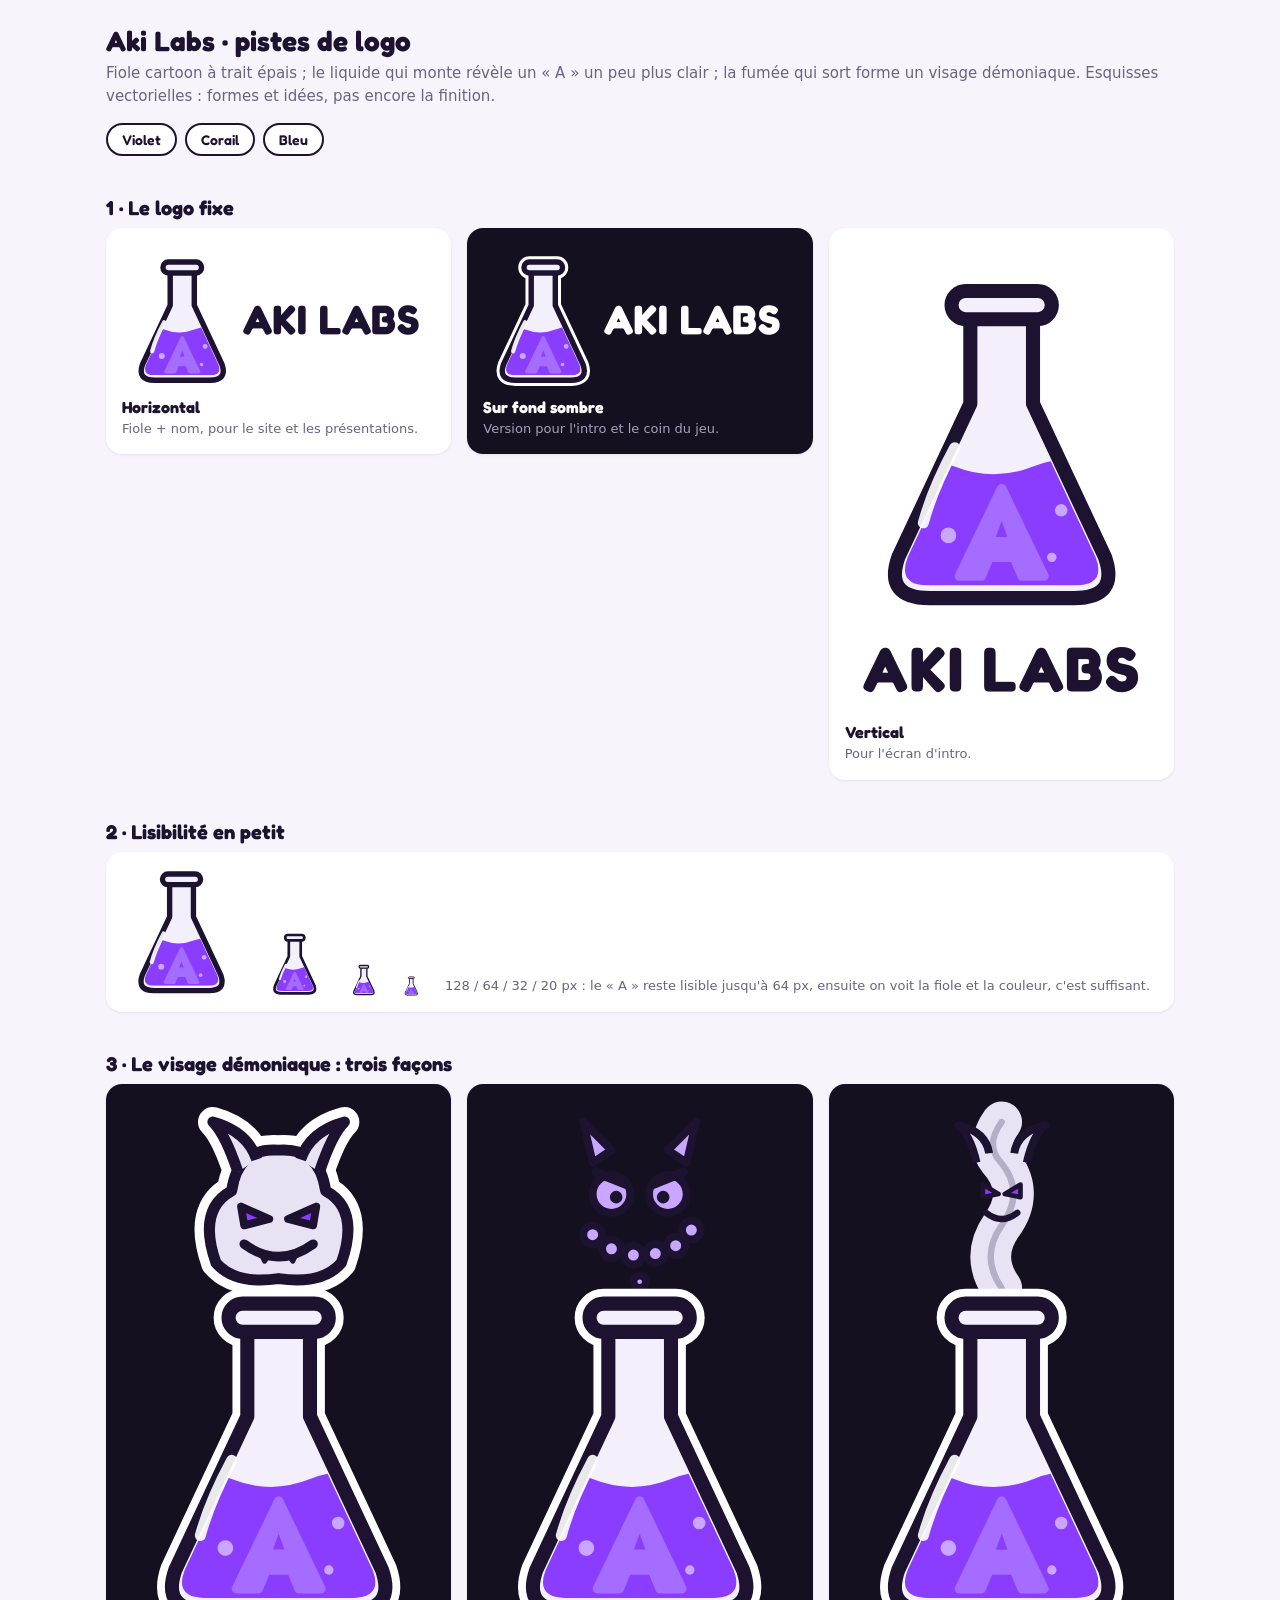
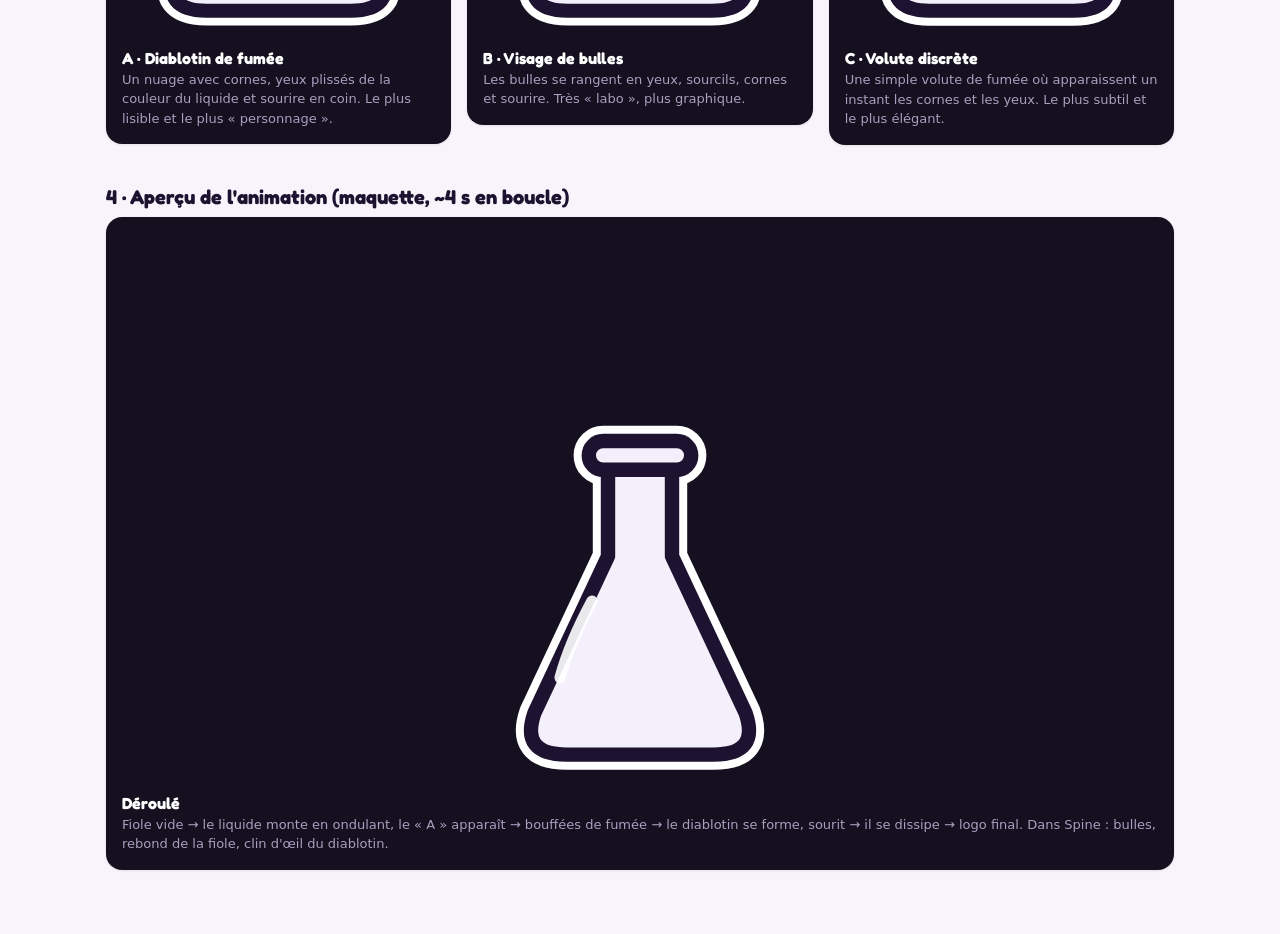
<file: logo-pistes.html>
<!doctype html>
<html lang="fr">
<head>
<meta charset="utf-8">
<meta name="viewport" content="width=device-width, initial-scale=1">
<title>Aki Labs logo</title>
<link rel="preconnect" href="https://fonts.googleapis.com">
<link href="https://fonts.googleapis.com/css2?family=Fredoka:wght@600;700&display=swap" rel="stylesheet">
<style>
  :root {
    --ink: #1d1230;
    --glass: #f4f0fb;
    --liq: #8b3dff;
    --liq-a: #a46cff;
    --liq-hi: #c9a6ff;
    --smoke: #e9e2f5;
    --bg: #f7f5fb;
    --card: #ffffff;
    --text: #1d1230;
    --muted: #6b6380;
  }
  body.coral { --liq: #ff5a3c; --liq-a: #ff7d63; --liq-hi: #ffb8a8; }
  body.blue  { --liq: #2f7bff; --liq-a: #5c97ff; --liq-hi: #a9c8ff; }
  * { box-sizing: border-box; }
  body { margin: 0; background: var(--bg); color: var(--text); font: 15px/1.5 system-ui, sans-serif; }
  main { max-width: 1100px; margin: 0 auto; padding: 24px 16px 64px; }
  h1 { font: 700 28px Fredoka, sans-serif; margin: 0 0 4px; }
  h2 { font: 700 20px Fredoka, sans-serif; margin: 40px 0 8px; }
  p.note { color: var(--muted); margin: 0 0 16px; }
  .swatches { display: flex; gap: 8px; margin: 12px 0 8px; flex-wrap: wrap; }
  .swatches button { border: 2px solid var(--ink); border-radius: 999px; padding: 6px 14px; font: 600 14px Fredoka, sans-serif; cursor: pointer; background: #fff; color: var(--ink); }
  .grid { align-items: start; display: grid; grid-template-columns: repeat(auto-fit, minmax(240px, 1fr)); gap: 16px; }
  .card { background: var(--card); border-radius: 16px; padding: 16px; box-shadow: 0 1px 3px rgba(0,0,0,.08); }
  .card.dark { background: #15101f; color: #fff; }
  .card h3 { margin: 8px 0 2px; font: 700 16px Fredoka, sans-serif; }
  .card p { margin: 0; color: var(--muted); font-size: 13px; }
  .card.dark p { color: #a99fbf; }
  svg { display: block; width: 100%; height: auto; }
  .anim svg { max-width: 320px; margin: 0 auto; }
  .card.dark { --halo: #fff; }
  .halo { fill: none; stroke: var(--halo, transparent); stroke-width: 19; stroke-linejoin: round; }
  .word { font-family: Fredoka, sans-serif; font-weight: 700; letter-spacing: 1px; }
  .sizes { display: flex; align-items: end; gap: 24px; flex-wrap: wrap; }
  .sizes svg { width: auto; }
  /* live animation */
  .anim .liquid { transform: translateY(110px); animation: fill 4.5s ease-in-out infinite; }
  .anim .letterA { opacity: 0; animation: showA 4.5s ease-in-out infinite; }
  .anim .face { opacity: 0; transform-origin: 100px 0; animation: face 4.5s ease-in-out infinite; }
  .anim .puff { opacity: 0; animation: puff 4.5s ease-out infinite; }
  .anim .puff.p2 { animation-delay: .15s; } .anim .puff.p3 { animation-delay: .3s; }
  @keyframes fill { 0%,8% { transform: translateY(110px); } 38%,100% { transform: translateY(0); } }
  @keyframes showA { 0%,30% { opacity: 0; } 45%,100% { opacity: 1; } }
  @keyframes puff { 0%,38% { opacity: 0; transform: translateY(20px) scale(.4); } 50% { opacity: .9; } 62%,100% { opacity: 0; transform: translateY(-40px) scale(1.2); } }
  @keyframes face { 0%,52% { opacity: 0; transform: translateY(16px) scale(.7); } 62%,86% { opacity: 1; transform: translateY(0) scale(1); } 96%,100% { opacity: 0; transform: translateY(-14px) scale(1.15); } }
  @media (prefers-reduced-motion: reduce) { .anim * { animation: none !important; opacity: 1 !important; transform: none !important; } }
</style>
</head>
<body>
<main>
  <h1>Aki Labs · pistes de logo</h1>
  <p class="note">Fiole cartoon à trait épais ; le liquide qui monte révèle un « A » un peu plus clair ; la fumée qui sort forme un visage démoniaque. Esquisses vectorielles : formes et idées, pas encore la finition.</p>
  <div class="swatches">
    <button onclick="document.body.className=''">Violet</button>
    <button onclick="document.body.className='coral'">Corail</button>
    <button onclick="document.body.className='blue'">Bleu</button>
  </div>

  <svg width="0" height="0" style="position:absolute">
    <defs>
      <clipPath id="inside">
        <path d="M84 40 L84 96 L40 190 Q33 208 54 208 L146 208 Q167 208 160 190 L116 96 L116 40 Z"/>
      </clipPath>
      <!-- the flask, liquid and A (static, full) -->
      <g id="flask">
        <path class="halo" d="M80 34 L80 92 L34 190 Q25 216 54 216 L146 216 Q175 216 166 190 L120 92 L120 34 Z"/>
        <rect class="halo" x="68" y="20" width="64" height="18" rx="9"/>
        <path d="M80 34 L80 92 L34 190 Q25 216 54 216 L146 216 Q175 216 166 190 L120 92 L120 34 Z" fill="var(--glass)"/>
        <g clip-path="url(#inside)">
          <g class="liquid">
            <path d="M20 132 Q45 122 70 132 T120 132 T170 132 T220 132 L220 230 L20 230 Z" fill="var(--liq)"/>
            <path class="letterA" fill="var(--liq-a)" fill-rule="evenodd" stroke="var(--liq-a)" stroke-width="6" stroke-linejoin="round"
              d="M100 146 L127 202 L113 202 L108 190 L92 190 L87 202 L73 202 Z M100 158 L108 180 L92 180 Z"/>
            <circle cx="66" cy="176" r="5" fill="var(--liq-hi)"/>
            <circle cx="138" cy="160" r="4" fill="var(--liq-hi)"/>
            <circle cx="132" cy="190" r="3" fill="var(--liq-hi)"/>
          </g>
        </g>
        <path d="M80 34 L80 92 L34 190 Q25 216 54 216 L146 216 Q175 216 166 190 L120 92 L120 34 Z" fill="none" stroke="var(--ink)" stroke-width="9" stroke-linejoin="round"/>
        <rect x="68" y="20" width="64" height="18" rx="9" fill="var(--glass)" stroke="var(--ink)" stroke-width="9"/>
        <path d="M70 120 Q56 146 50 168" fill="none" stroke="#fff" stroke-width="7" stroke-linecap="round" opacity=".9"/>
      </g>

      <!-- face 1: smoke imp -->
      <g id="face1">
        <path class="halo" d="M60 -6 Q48 -40 70 -52 Q74 -80 100 -78 Q126 -80 130 -52 Q152 -40 140 -6 Q128 8 100 4 Q72 8 60 -6 Z M74 -64 Q66 -88 58 -96 Q80 -90 86 -72 M126 -64 Q134 -88 142 -96 Q120 -90 114 -72" stroke-width="15"/>
        <path d="M60 -6 Q48 -40 70 -52 Q74 -80 100 -78 Q126 -80 130 -52 Q152 -40 140 -6 Q128 8 100 4 Q72 8 60 -6 Z" fill="var(--smoke)" stroke="var(--ink)" stroke-width="7" stroke-linejoin="round"/>
        <path d="M74 -64 Q66 -88 58 -96 Q80 -90 86 -72" fill="var(--smoke)" stroke="var(--ink)" stroke-width="7" stroke-linejoin="round"/>
        <path d="M126 -64 Q134 -88 142 -96 Q120 -90 114 -72" fill="var(--smoke)" stroke="var(--ink)" stroke-width="7" stroke-linejoin="round"/>
        <path d="M76 -42 L94 -34 L78 -30 Z" fill="var(--liq)" stroke="var(--ink)" stroke-width="5" stroke-linejoin="round"/>
        <path d="M124 -42 L106 -34 L122 -30 Z" fill="var(--liq)" stroke="var(--ink)" stroke-width="5" stroke-linejoin="round"/>
        <path d="M78 -18 Q100 -2 122 -18" fill="none" stroke="var(--ink)" stroke-width="6" stroke-linecap="round"/>
        <path d="M88 -13 L91 -7 L94 -11 M106 -11 L109 -7 L112 -13" fill="none" stroke="var(--ink)" stroke-width="3" stroke-linejoin="round"/>
      </g>

      <!-- face 2: bubbles -->
      <g id="face2" fill="var(--liq-hi)" stroke="var(--ink)" stroke-width="5">
        <path d="M70 -70 L64 -96 L82 -78 Z" stroke-linejoin="round"/>
        <path d="M130 -70 L136 -96 L118 -78 Z" stroke-linejoin="round"/>
        <circle cx="82" cy="-50" r="12"/>
        <circle cx="118" cy="-50" r="12"/>
        <path d="M72 -64 L92 -56 M128 -64 L108 -56" stroke-width="6" stroke-linecap="round" fill="none"/>
        <circle cx="85" cy="-48" r="4" fill="var(--ink)" stroke="none"/>
        <circle cx="115" cy="-48" r="4" fill="var(--ink)" stroke="none"/>
        <circle cx="70" cy="-24" r="6"/><circle cx="82" cy="-15" r="6"/><circle cx="96" cy="-11" r="6"/>
        <circle cx="110" cy="-12" r="6"/><circle cx="123" cy="-17" r="6"/><circle cx="133" cy="-27" r="6"/>
        <circle cx="100" cy="6" r="4"/><circle cx="92" cy="18" r="3"/>
      </g>

      <!-- face 3: subtle wisp -->
      <g id="face3">
        <path d="M100 10 Q86 -10 100 -30 Q116 -52 98 -72 Q90 -82 100 -96" fill="none" stroke="var(--smoke)" stroke-width="26" stroke-linecap="round"/>
        <path d="M100 10 Q86 -10 100 -30 Q116 -52 98 -72 Q90 -82 100 -96" fill="none" stroke="var(--ink)" stroke-width="4" stroke-linecap="round" opacity=".25"/>
        <path d="M84 -70 Q80 -88 72 -94 Q90 -90 92 -76 M116 -70 Q120 -88 128 -94 Q110 -90 108 -76" fill="var(--smoke)" stroke="var(--ink)" stroke-width="5" stroke-linejoin="round"/>
        <path d="M88 -56 L98 -50 L88 -48 Z M112 -56 L102 -50 L112 -48 Z" fill="var(--liq)" stroke="var(--ink)" stroke-width="3" stroke-linejoin="round"/>
        <path d="M90 -38 Q100 -30 110 -38" fill="none" stroke="var(--ink)" stroke-width="4" stroke-linecap="round"/>
      </g>
    </defs>
  </svg>

  <h2>1 · Le logo fixe</h2>
  <div class="grid">
    <div class="card">
      <svg viewBox="0 -10 520 240"><use href="#flask"/><text x="200" y="140" class="word" font-size="68" fill="var(--ink)">AKI LABS</text></svg>
      <h3>Horizontal</h3><p>Fiole + nom, pour le site et les présentations.</p>
    </div>
    <div class="card dark">
      <svg viewBox="0 -10 520 240"><use href="#flask"/><text x="200" y="140" class="word" font-size="68" fill="#fff">AKI LABS</text></svg>
      <h3>Sur fond sombre</h3><p>Version pour l'intro et le coin du jeu.</p>
    </div>
    <div class="card">
      <svg viewBox="0 -10 200 300"><use href="#flask"/><text x="100" y="275" text-anchor="middle" class="word" font-size="40" fill="var(--ink)">AKI LABS</text></svg>
      <h3>Vertical</h3><p>Pour l'écran d'intro.</p>
    </div>
  </div>

  <h2>2 · Lisibilité en petit</h2>
  <div class="card sizes">
    <svg viewBox="0 10 200 215" height="128"><use href="#flask"/></svg>
    <svg viewBox="0 10 200 215" height="64"><use href="#flask"/></svg>
    <svg viewBox="0 10 200 215" height="32"><use href="#flask"/></svg>
    <svg viewBox="0 10 200 215" height="20"><use href="#flask"/></svg>
    <p>128 / 64 / 32 / 20 px : le « A » reste lisible jusqu'à 64 px, ensuite on voit la fiole et la couleur, c'est suffisant.</p>
  </div>

  <h2>3 · Le visage démoniaque : trois façons</h2>
  <div class="grid">
    <div class="card dark"><svg viewBox="0 -110 200 345"><use href="#face1"/><use href="#flask"/></svg>
      <h3>A · Diablotin de fumée</h3><p>Un nuage avec cornes, yeux plissés de la couleur du liquide et sourire en coin. Le plus lisible et le plus « personnage ».</p></div>
    <div class="card dark"><svg viewBox="0 -110 200 345"><use href="#face2"/><use href="#flask"/></svg>
      <h3>B · Visage de bulles</h3><p>Les bulles se rangent en yeux, sourcils, cornes et sourire. Très « labo », plus graphique.</p></div>
    <div class="card dark"><svg viewBox="0 -110 200 345"><use href="#face3"/><use href="#flask"/></svg>
      <h3>C · Volute discrète</h3><p>Une simple volute de fumée où apparaissent un instant les cornes et les yeux. Le plus subtil et le plus élégant.</p></div>
  </div>

  <h2>4 · Aperçu de l'animation (maquette, ~4 s en boucle)</h2>
  <div class="grid">
    <div class="card dark anim">
      <svg viewBox="0 -110 200 345">
        <g class="face"><use href="#face1"/></g>
        <circle class="puff" cx="100" cy="10" r="10" fill="var(--smoke)"/>
        <circle class="puff p2" cx="90" cy="0" r="7" fill="var(--smoke)"/>
        <circle class="puff p3" cx="110" cy="-6" r="8" fill="var(--smoke)"/>
        <g>
          <path class="halo" d="M80 34 L80 92 L34 190 Q25 216 54 216 L146 216 Q175 216 166 190 L120 92 L120 34 Z"/>
          <rect class="halo" x="68" y="20" width="64" height="18" rx="9"/>
          <path d="M80 34 L80 92 L34 190 Q25 216 54 216 L146 216 Q175 216 166 190 L120 92 L120 34 Z" fill="var(--glass)"/>
          <g clip-path="url(#inside)">
            <g class="liquid">
              <path d="M20 132 Q45 122 70 132 T120 132 T170 132 T220 132 L220 230 L20 230 Z" fill="var(--liq)"/>
              <path class="letterA" fill="var(--liq-a)" fill-rule="evenodd" stroke="var(--liq-a)" stroke-width="6" stroke-linejoin="round" d="M100 146 L127 202 L113 202 L108 190 L92 190 L87 202 L73 202 Z M100 158 L108 180 L92 180 Z"/>
              <circle cx="66" cy="176" r="5" fill="var(--liq-hi)"/><circle cx="138" cy="160" r="4" fill="var(--liq-hi)"/>
            </g>
          </g>
          <path d="M80 34 L80 92 L34 190 Q25 216 54 216 L146 216 Q175 216 166 190 L120 92 L120 34 Z" fill="none" stroke="var(--ink)" stroke-width="9" stroke-linejoin="round"/>
          <rect x="68" y="20" width="64" height="18" rx="9" fill="var(--glass)" stroke="var(--ink)" stroke-width="9"/>
          <path d="M70 120 Q56 146 50 168" fill="none" stroke="#fff" stroke-width="7" stroke-linecap="round" opacity=".9"/>
        </g>
      </svg>
      <h3>Déroulé</h3>
      <p>Fiole vide → le liquide monte en ondulant, le « A » apparaît → bouffées de fumée → le diablotin se forme, sourit → il se dissipe → logo final. Dans Spine : bulles, rebond de la fiole, clin d'œil du diablotin.</p>
    </div>
  </div>
</main>
</body>
</html>
</file>
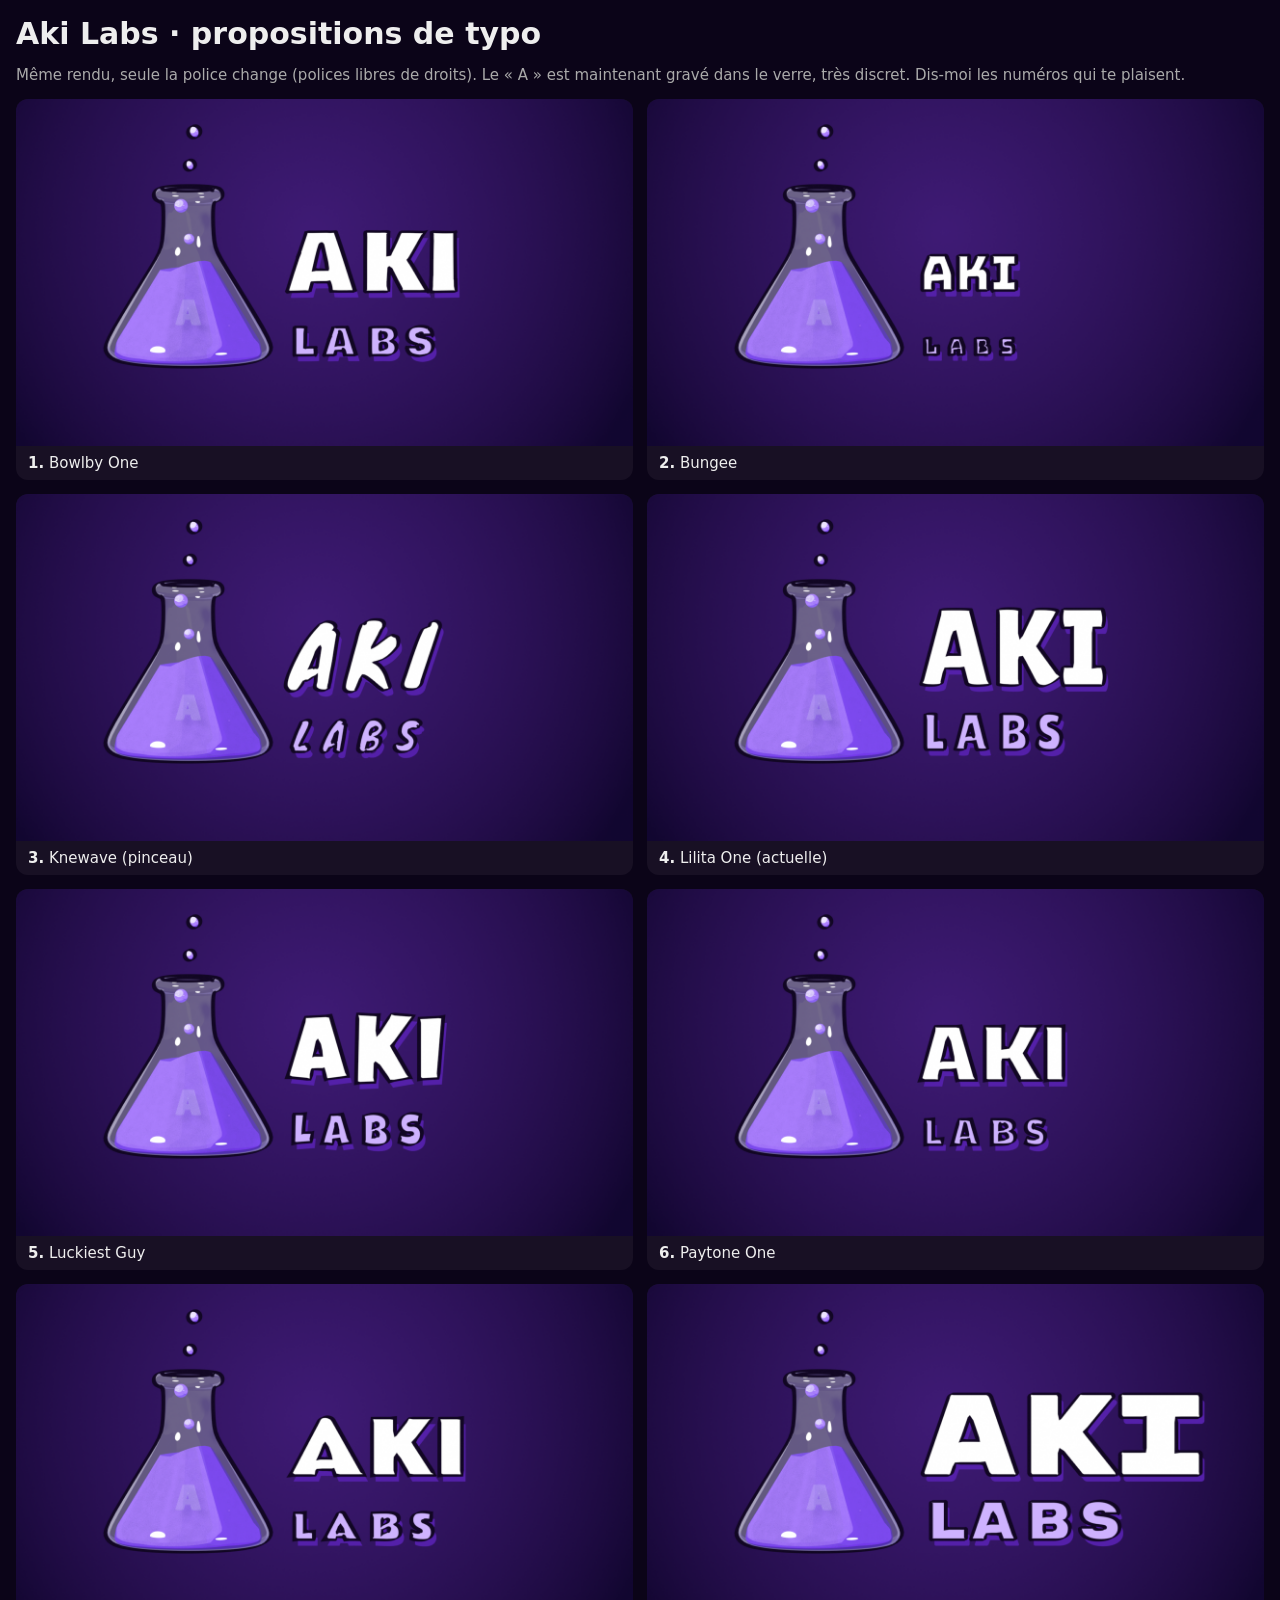
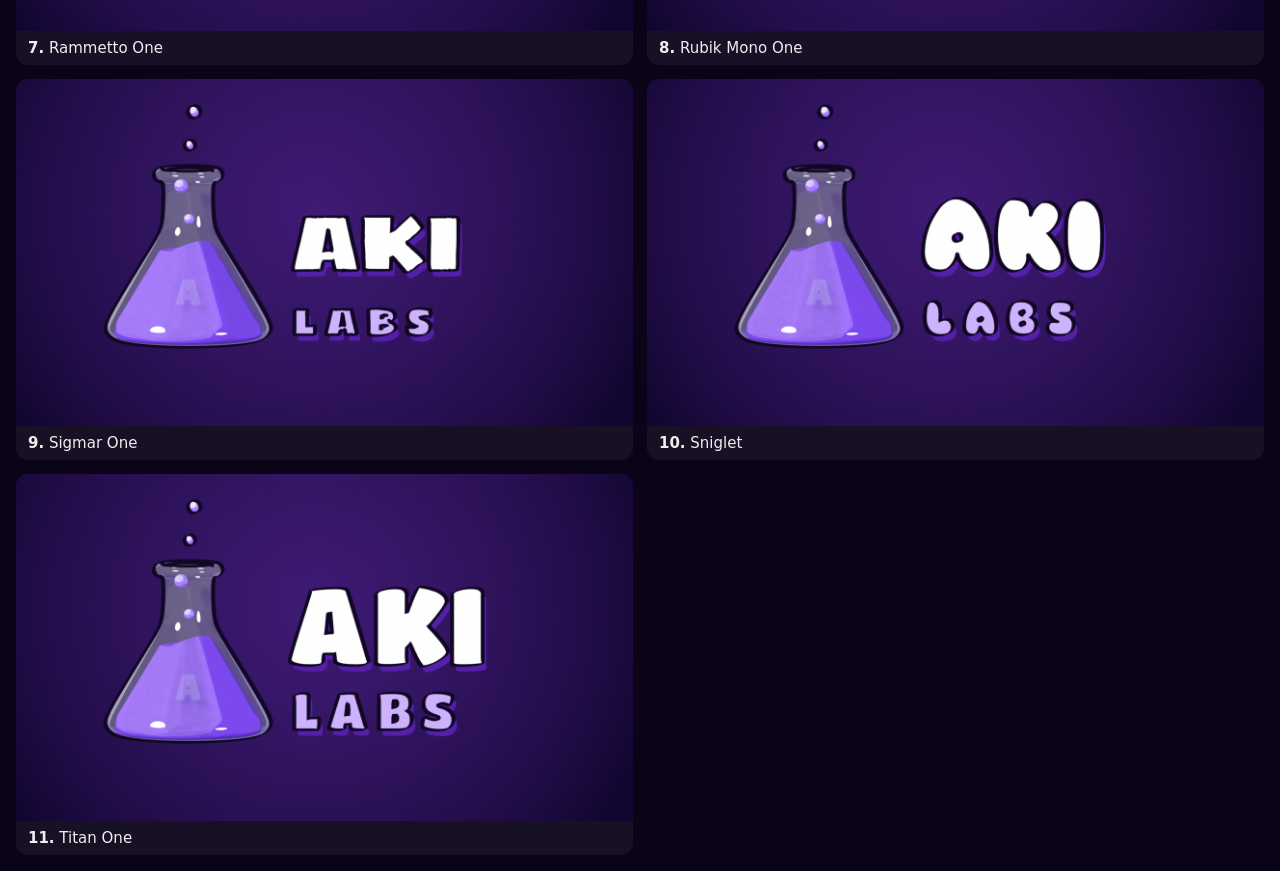
<file: blender/typos.html>
<!doctype html><html lang="fr"><meta charset="utf-8"><meta name="viewport" content="width=device-width,initial-scale=1"><title>Typos Aki Labs</title>
<style>body{margin:0;background:#0b0418;color:#eee;font:15px system-ui;padding:16px}h1{margin:0 0 6px}p{color:#aaa}.g{display:grid;grid-template-columns:repeat(auto-fill,minmax(420px,1fr));gap:14px}figure{margin:0;background:#181024;border-radius:12px;overflow:hidden}img{width:100%;display:block}figcaption{padding:8px 12px}</style>
<h1>Aki Labs · propositions de typo</h1><p>Même rendu, seule la police change (polices libres de droits). Le « A » est maintenant gravé dans le verre, très discret. Dis-moi les numéros qui te plaisent.</p><div class="g"><figure><img src="fonts_test/BowlbyOne-Regular.png" loading="lazy"><figcaption><b>1.</b> Bowlby One</figcaption></figure><figure><img src="fonts_test/Bungee-Regular.png" loading="lazy"><figcaption><b>2.</b> Bungee</figcaption></figure><figure><img src="fonts_test/Knewave-Regular.png" loading="lazy"><figcaption><b>3.</b> Knewave (pinceau)</figcaption></figure><figure><img src="fonts_test/LilitaOne-Regular.png" loading="lazy"><figcaption><b>4.</b> Lilita One (actuelle)</figcaption></figure><figure><img src="fonts_test/LuckiestGuy-Regular.png" loading="lazy"><figcaption><b>5.</b> Luckiest Guy</figcaption></figure><figure><img src="fonts_test/PaytoneOne-Regular.png" loading="lazy"><figcaption><b>6.</b> Paytone One</figcaption></figure><figure><img src="fonts_test/RammettoOne-Regular.png" loading="lazy"><figcaption><b>7.</b> Rammetto One</figcaption></figure><figure><img src="fonts_test/RubikMonoOne-Regular.png" loading="lazy"><figcaption><b>8.</b> Rubik Mono One</figcaption></figure><figure><img src="fonts_test/SigmarOne-Regular.png" loading="lazy"><figcaption><b>9.</b> Sigmar One</figcaption></figure><figure><img src="fonts_test/Sniglet-ExtraBold.png" loading="lazy"><figcaption><b>10.</b> Sniglet</figcaption></figure><figure><img src="fonts_test/TitanOne-Regular.png" loading="lazy"><figcaption><b>11.</b> Titan One</figcaption></figure></div></html>
</file>
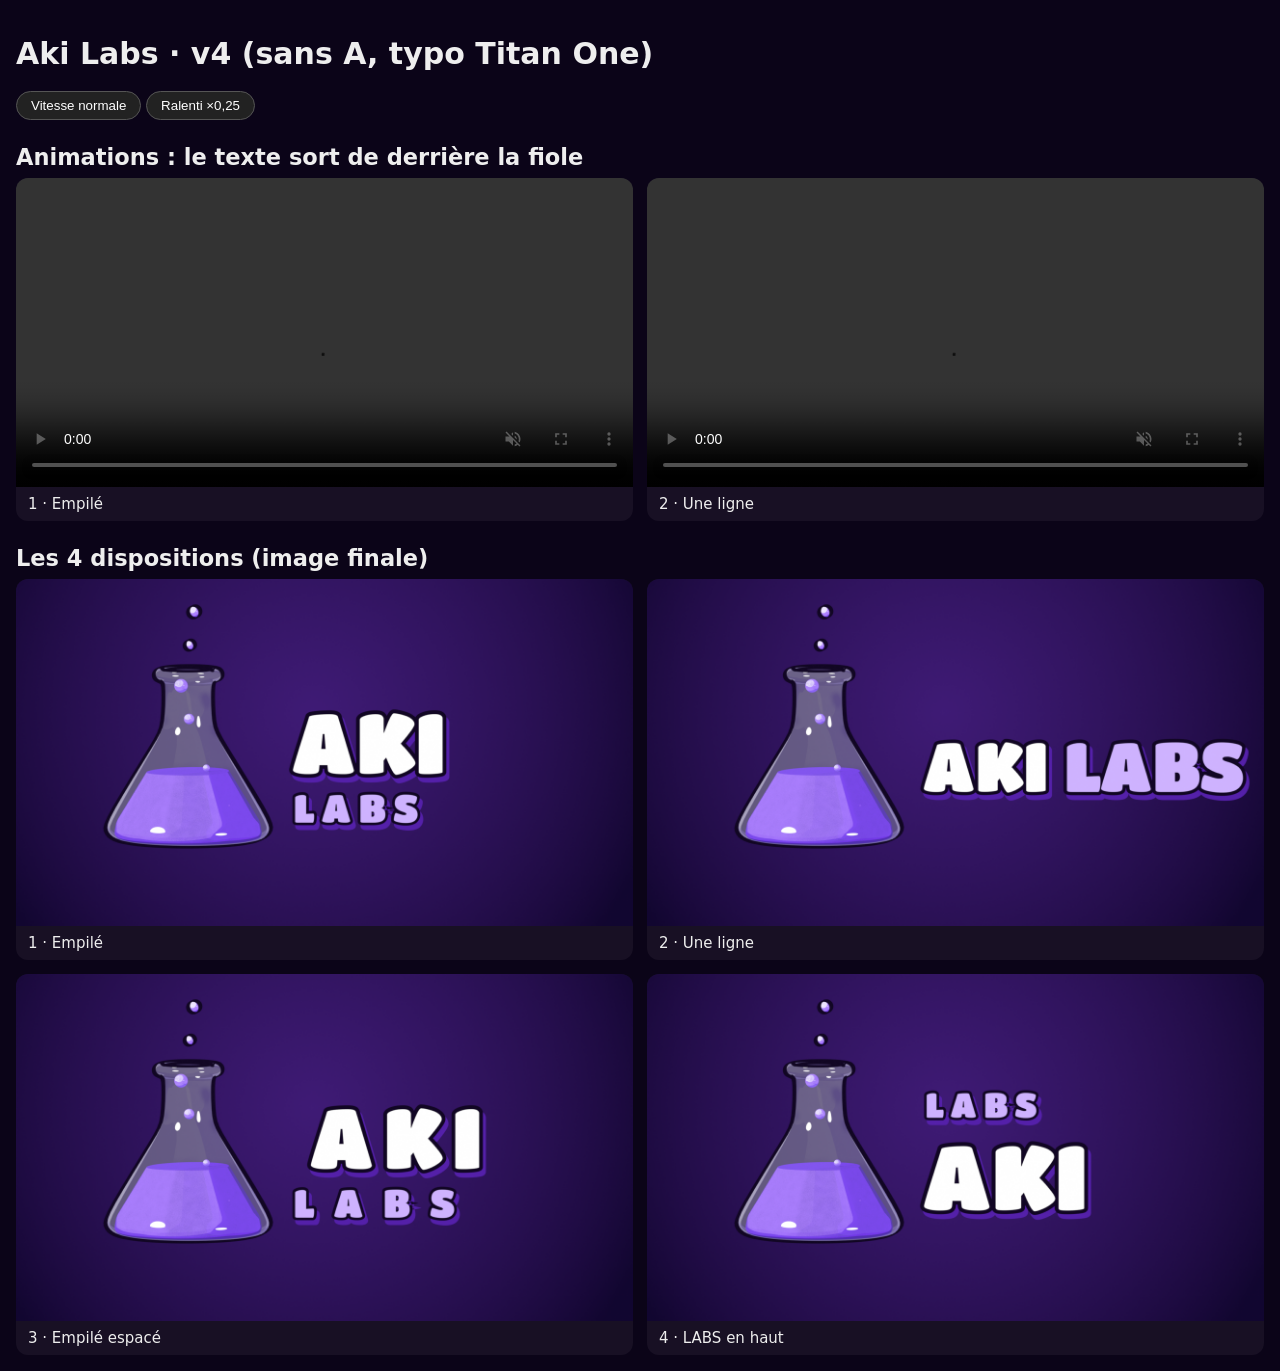
<file: blender/v4.html>
<!doctype html><html lang="fr"><meta charset="utf-8"><meta name="viewport" content="width=device-width,initial-scale=1"><title>Aki Labs v4</title>
<style>body{margin:0;background:#0b0418;color:#eee;font:15px system-ui;padding:16px}h2{margin:24px 0 8px}.g{display:grid;grid-template-columns:repeat(auto-fill,minmax(440px,1fr));gap:14px}figure{margin:0;background:#181024;border-radius:12px;overflow:hidden}img,video{width:100%;display:block}figcaption{padding:8px 12px}button{background:#222;color:#fff;border:1px solid #555;border-radius:99px;padding:6px 14px;cursor:pointer}</style>
<h1>Aki Labs · v4 (sans A, typo Titan One)</h1>
<p><button onclick="document.querySelectorAll('video').forEach(v=>v.playbackRate=1)">Vitesse normale</button> <button onclick="document.querySelectorAll('video').forEach(v=>v.playbackRate=.25)">Ralenti ×0,25</button></p>
<h2>Animations : le texte sort de derrière la fiole</h2>
<div class="g">
<figure><video src="aki-v4-stack.mp4" autoplay muted loop playsinline controls></video><figcaption>1 · Empilé</figcaption></figure>
<figure><video src="aki-v4-line.mp4" autoplay muted loop playsinline controls></video><figcaption>2 · Une ligne</figcaption></figure>
</div>
<h2>Les 4 dispositions (image finale)</h2>
<div class="g">
<figure><img src="layouts/stack/f_0120.png"><figcaption>1 · Empilé</figcaption></figure>
<figure><img src="layouts/line/f_0120.png"><figcaption>2 · Une ligne</figcaption></figure>
<figure><img src="layouts/stack-wide/f_0120.png"><figcaption>3 · Empilé espacé</figcaption></figure>
<figure><img src="layouts/labs-top/f_0120.png"><figcaption>4 · LABS en haut</figcaption></figure>
</div></html>
</file>
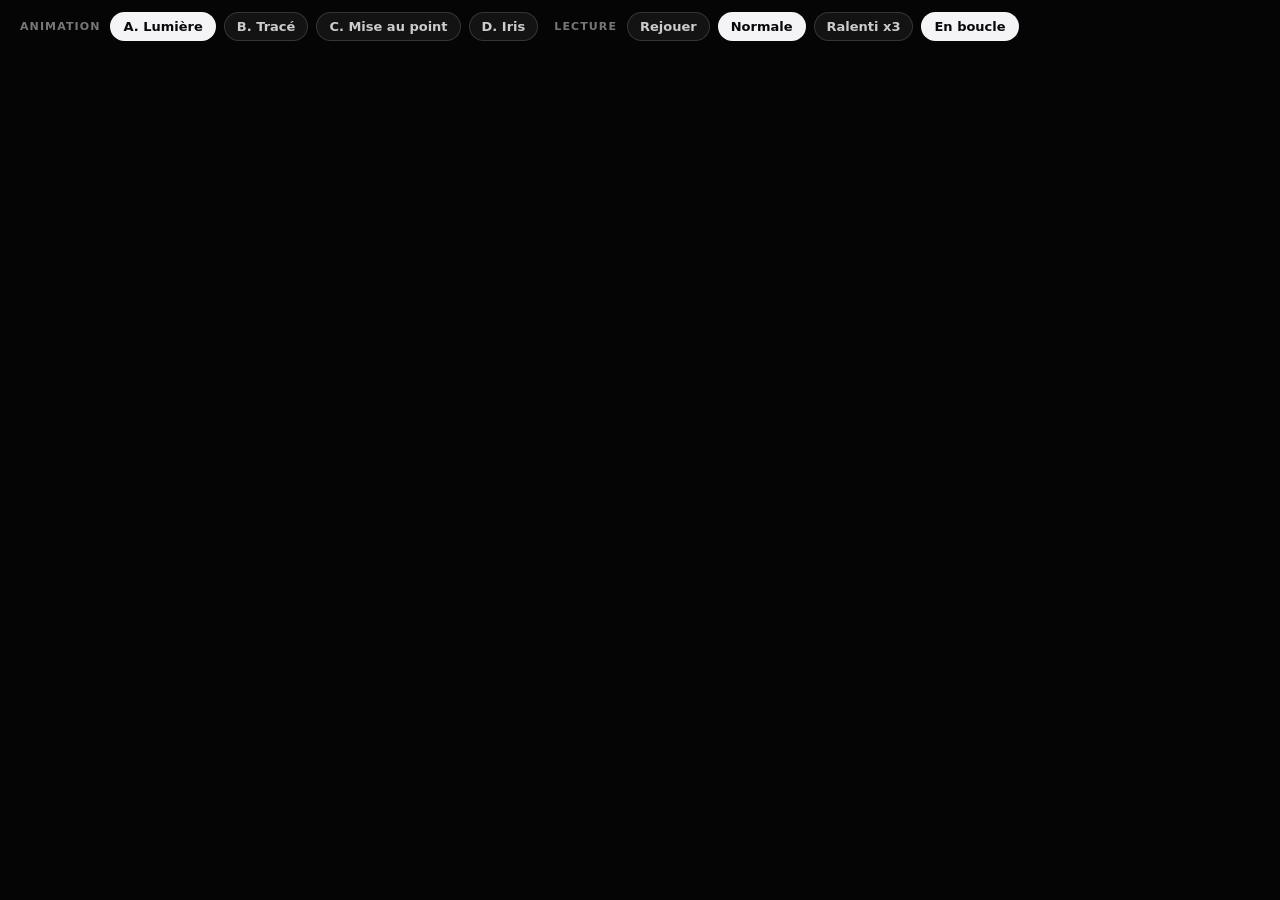
<file: loader/ident-final.html>
<!doctype html>
<!-- Aki Labs studio ident v3 (owner 2026-11-10: the 7-cut animation is too chaotic, cancel it; cleaner premium
     proposals; no small line defects; AKI LABS bigger; no STUDIOS). The mark is always animated WHOLE (no pieces,
     no clips, no seams). 4 proposals, each: mark, then AKI LABS, a 2 px loading line, outro.
       A Lumière   a soft diagonal light wipe reveals the mark
       B Tracé     the mark's outline draws itself, then fills
       C Mise au point   the mark comes from out of focus and slightly too big, settles sharp
       D Iris      a clean circle opens from the centre of the mark
     http://127.0.0.1:3661/aki-labs-brand/loader/ident-final.html -->
<html lang="fr">
<head>
<meta charset="utf-8">
<meta name="viewport" content="width=device-width, initial-scale=1">
<title>Intro Aki Labs</title>
<style>
  @font-face { font-family: 'Aki Archivo Black'; src: url('../fonts/ArchivoBlack-Regular.ttf') format('truetype'); font-display: block; }
  html, body { margin: 0; height: 100%; background: #050506; overflow: hidden; }
  #ui { position: fixed; left: 12px; top: 12px; right: 12px; display: flex; flex-wrap: wrap; gap: 8px; z-index: 5; font: 600 13px system-ui; }
  #ui button { background: rgba(255,255,255,.06); color: #ccc; border: 1px solid rgba(255,255,255,.14); border-radius: 999px; padding: 6px 12px; cursor: pointer; font: inherit; }
  #ui button.on { background: #f4f4f6; color: #08080a; }
  #ui b { color: #777; margin: 0 2px 0 8px; align-self: center; font-size: 11px; letter-spacing: .1em; }
  #ui.hide { opacity: 0; transition: opacity .4s; } #ui:hover { opacity: 1; }

  .splash { position: absolute; inset: 0; display: grid; place-items: center; background: radial-gradient(ellipse 60% 55% at 50% 46%, #121215 0%, #08080a 60%, #050506 100%); }
  .ident { display: flex; flex-direction: column; align-items: center; }
  .leaving .ident { animation: out calc(.75s * var(--k)) cubic-bezier(.55,0,.8,.2) forwards; }
  @keyframes out { to { opacity: 0; transform: scale(1.06); filter: blur(10px); } }
  .mark { --h: min(25vh, 30vw, 220px); height: var(--h); width: calc(var(--h) * 0.8344); overflow: visible; display: block; }

  /* the wordmark: one block, letters condense from wide tracking, centre first */
  .word { margin-top: min(5vh, 40px); display: flex; font: 400 min(11vh, 13vw, 112px)/.9 'Aki Archivo Black', system-ui, sans-serif; color: #f4f4f6; }
  .word span { display: inline-block; opacity: 0; animation: letter calc(.9s * var(--k)) cubic-bezier(.2,.8,.2,1) forwards; }
  @keyframes letter { from { opacity: 0; filter: blur(10px); transform: translateX(var(--dx)); } to { opacity: 1; filter: blur(0); transform: none; } }
  .word .sp { width: .26em; }
  .bar { position: relative; margin-top: min(4.4vh, 36px); width: min(34vw, 30vh, 260px); height: 2px; border-radius: 2px; background: rgb(255 255 255 / .12); opacity: 0; animation: fade calc(.6s * var(--k)) ease-out var(--bar) forwards; overflow: hidden; }
  .fill { position: absolute; inset: 0; background: #f4f4f6; transform-origin: 0 50%; transform: scaleX(0); }
  @keyframes fade { to { opacity: 1; } }

  /* A: light wipe (mask gradient slides across the whole mark) */
  .wipe { transform: translateX(-3400px); animation: wipe calc(1.25s * var(--k)) cubic-bezier(.65,0,.35,1) calc(.25s * var(--k)) forwards; }
  @keyframes wipe { to { transform: translateX(2700px); } }
  /* B: outline draws, then the fill comes in */
  .line { fill: none; stroke: #f4f4f6; stroke-width: 380; stroke-linejoin: round; stroke-dasharray: 100 100; stroke-dashoffset: 100; animation: draw calc(1.4s * var(--k)) cubic-bezier(.45,0,.25,1) calc(.2s * var(--k)) forwards; }
  @keyframes draw { to { stroke-dashoffset: 0; } }
  .fillin { opacity: 0; animation: fade calc(.6s * var(--k)) ease-out calc(1.35s * var(--k)) forwards; }
  /* C: rack focus */
  .mark.focus { opacity: 0; transform-origin: 50% 50%; animation: focus calc(1.3s * var(--k)) cubic-bezier(.2,.8,.2,1) calc(.2s * var(--k)) forwards; }
  @keyframes focus { from { opacity: 0; transform: scale(1.18); filter: blur(28px); } 40% { opacity: 1; } to { opacity: 1; transform: scale(1); filter: blur(0); } }
  /* D: iris */
  .iris { r: 0; animation: iris calc(1.1s * var(--k)) cubic-bezier(.65,0,.35,1) calc(.25s * var(--k)) forwards; }
  @keyframes iris { to { r: 1900px; } }
  /* light sweep over the finished mark (A, C, D) */
  .sheen { transform: translateX(-1600px); animation: sheen calc(1s * var(--k)) cubic-bezier(.55,0,.35,1) var(--sheen) forwards; }
  @keyframes sheen { to { transform: translateX(2800px); } }
</style>
</head>
<body style="--k:1">
<div id="ui">
  <b>ANIMATION</b>
  <button data-v="A" class="on">A. Lumière</button>
  <button data-v="B">B. Tracé</button>
  <button data-v="C">C. Mise au point</button>
  <button data-v="D">D. Iris</button>
  <b>LECTURE</b>
  <button id="replay">Rejouer</button>
  <button data-k="1" class="on">Normale</button>
  <button data-k="3">Ralenti x3</button>
  <button id="loop" class="on">En boucle</button>
</div>
<div id="stage"></div>
<script type="module">
const svg = await (await fetch('../logo-mark/final/aki-mark.svg')).text();
const shape = svg.slice(svg.indexOf('<g'), svg.lastIndexOf('</g>') + 4);
await document.fonts.load("112px 'Aki Archivo Black'");
const VB = 'viewBox="0 0 2268 2718"';
const MASK_REGION = 'maskUnits="userSpaceOnUse" x="-8000" y="-8000" width="18000" height="19000"';
const sheen = `<linearGradient id="g-sheen" x1="0" x2="1"><stop offset="0" stop-color="#fff" stop-opacity="0"/><stop offset=".5" stop-color="#fff" stop-opacity=".7"/><stop offset="1" stop-color="#fff" stop-opacity="0"/></linearGradient>
  <mask id="m-shape" ${MASK_REGION}><g fill="#fff">${shape}</g></mask>`;
const sheenLayer = `<g mask="url(#m-shape)"><rect class="sheen" x="-300" y="-600" width="800" height="3900" fill="url(#g-sheen)" transform="rotate(20 1134 1359)"/></g>`;
const MARKS = {
  A: {mark: `<defs><linearGradient id="g-wipe" x1="0" x2="1"><stop offset="0" stop-color="#fff"/><stop offset=".88" stop-color="#fff"/><stop offset="1" stop-color="#fff" stop-opacity="0"/></linearGradient>
      <mask id="m-wipe" ${MASK_REGION}><rect class="wipe" x="-6000" y="-1500" width="6600" height="5700" fill="url(#g-wipe)" transform="rotate(20 1134 1359)"/></mask>${sheen}</defs>
      <g mask="url(#m-wipe)">${shape}</g>${sheenLayer}`, word: 1.15, bar: 1.9, sheen: 1.6},
  B: {mark: `<g class="fillin">${shape}</g><g class="line">${shape.replace('stroke="none"', '').replace('<path ', '<path pathLength="100" ')}</g>`, word: 1.35, bar: 2.0, sheen: 0},
  C: {cls: 'focus', mark: `<defs>${sheen}</defs><g>${shape}</g>${sheenLayer}`, word: 0.95, bar: 1.75, sheen: 1.45},
  D: {mark: `<defs><mask id="m-iris" ${MASK_REGION}><circle class="iris" cx="1180" cy="1700" r="0" fill="#fff"/></mask>${sheen}</defs>
      <g mask="url(#m-iris)">${shape}</g>${sheenLayer}`, word: 1.0, bar: 1.8, sheen: 1.5},
};
let v = 'A', k = 1, loop = true, timers = [];
function play() {
  timers.forEach(clearTimeout); timers = [];
  document.body.style.setProperty('--k', k);
  const M = MARKS[v];
  const word = [...'AKI LABS'], mid = (word.length - 1) / 2;
  const letters = word.map((c, i) => c === ' ' ? '<span class="sp"></span>' : `<span style="--dx:${((i - mid) * 0.16).toFixed(2)}em;animation-delay:${((M.word + Math.abs(i - mid) * 0.06) * 1000 * k).toFixed(0)}ms">${c}</span>`).join('');
  const st = document.getElementById('stage');
  st.style.setProperty('--bar', `${M.bar * k}s`);
  st.style.setProperty('--sheen', M.sheen ? `${M.sheen * k}s` : '999s');
  st.innerHTML = `<div class="splash"><div class="ident"><svg class="mark ${M.cls || ''}" ${VB} fill="#f4f4f6">${M.mark}</svg><div class="word">${letters}</div><div class="bar"><div class="fill"></div></div></div></div>`;
  document.querySelector('.fill').animate([{transform: 'scaleX(0)'}, {transform: 'scaleX(1)'}], {duration: 1200 * k, delay: (M.bar + 0.3) * 1000 * k, easing: 'cubic-bezier(.65,0,.35,1)', fill: 'forwards'});
  timers.push(setTimeout(() => document.querySelector('.splash').classList.add('leaving'), (M.bar + 1.9) * 1000 * k));
  if (loop) timers.push(setTimeout(play, (M.bar + 3.0) * 1000 * k));
}
const sel = (q, b) => document.querySelectorAll(q).forEach((x) => x.classList.toggle('on', x === b));
document.querySelectorAll('[data-v]').forEach((b) => (b.onclick = () => { v = b.dataset.v; sel('[data-v]', b); play(); }));
document.getElementById('replay').onclick = play;
document.querySelectorAll('[data-k]').forEach((b) => (b.onclick = () => { k = +b.dataset.k; sel('[data-k]', b); play(); }));
document.getElementById('loop').onclick = (e) => { loop = !loop; e.target.classList.toggle('on', loop); play(); };
window.labSet = (x) => { v = x; sel('[data-v]', document.querySelector(`[data-v="${x}"]`)); play(); };
setTimeout(() => document.getElementById('ui').classList.add('hide'), 2500);
play();
</script>
</body>
</html>
</file>
